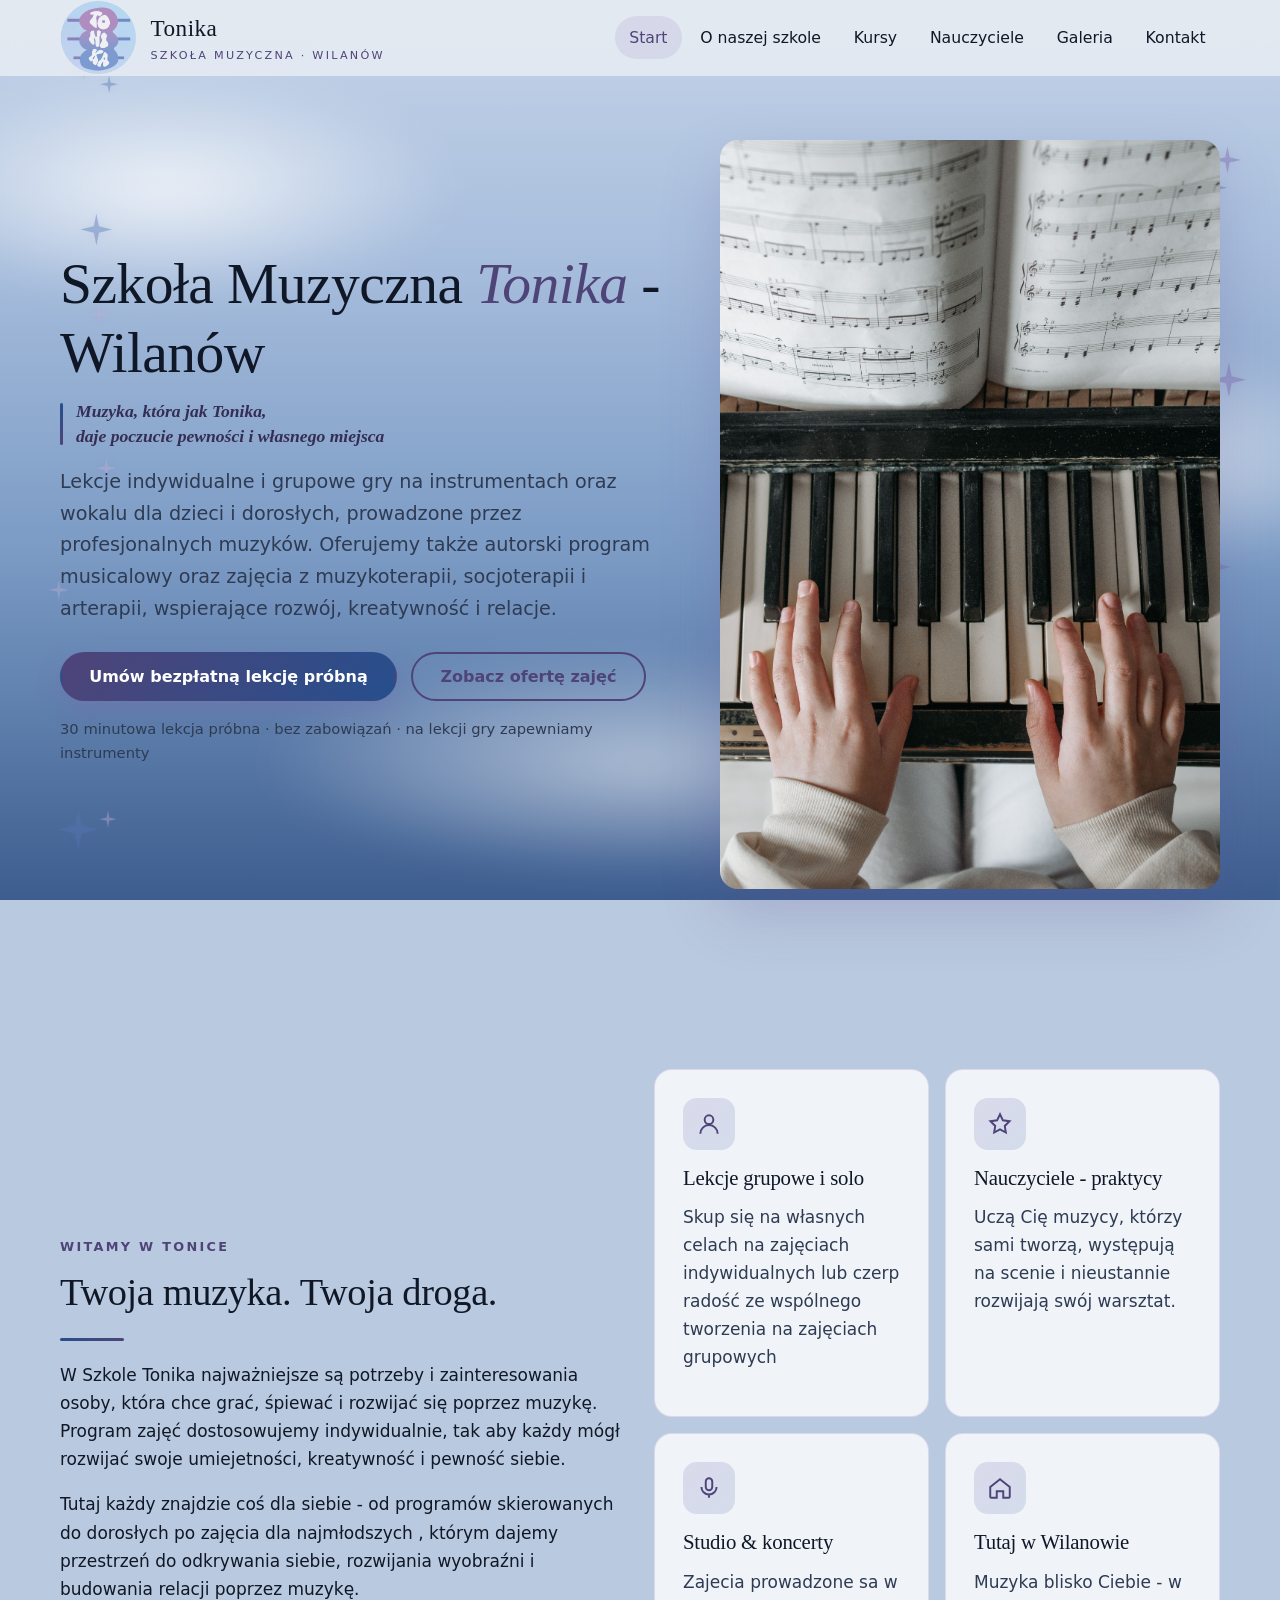
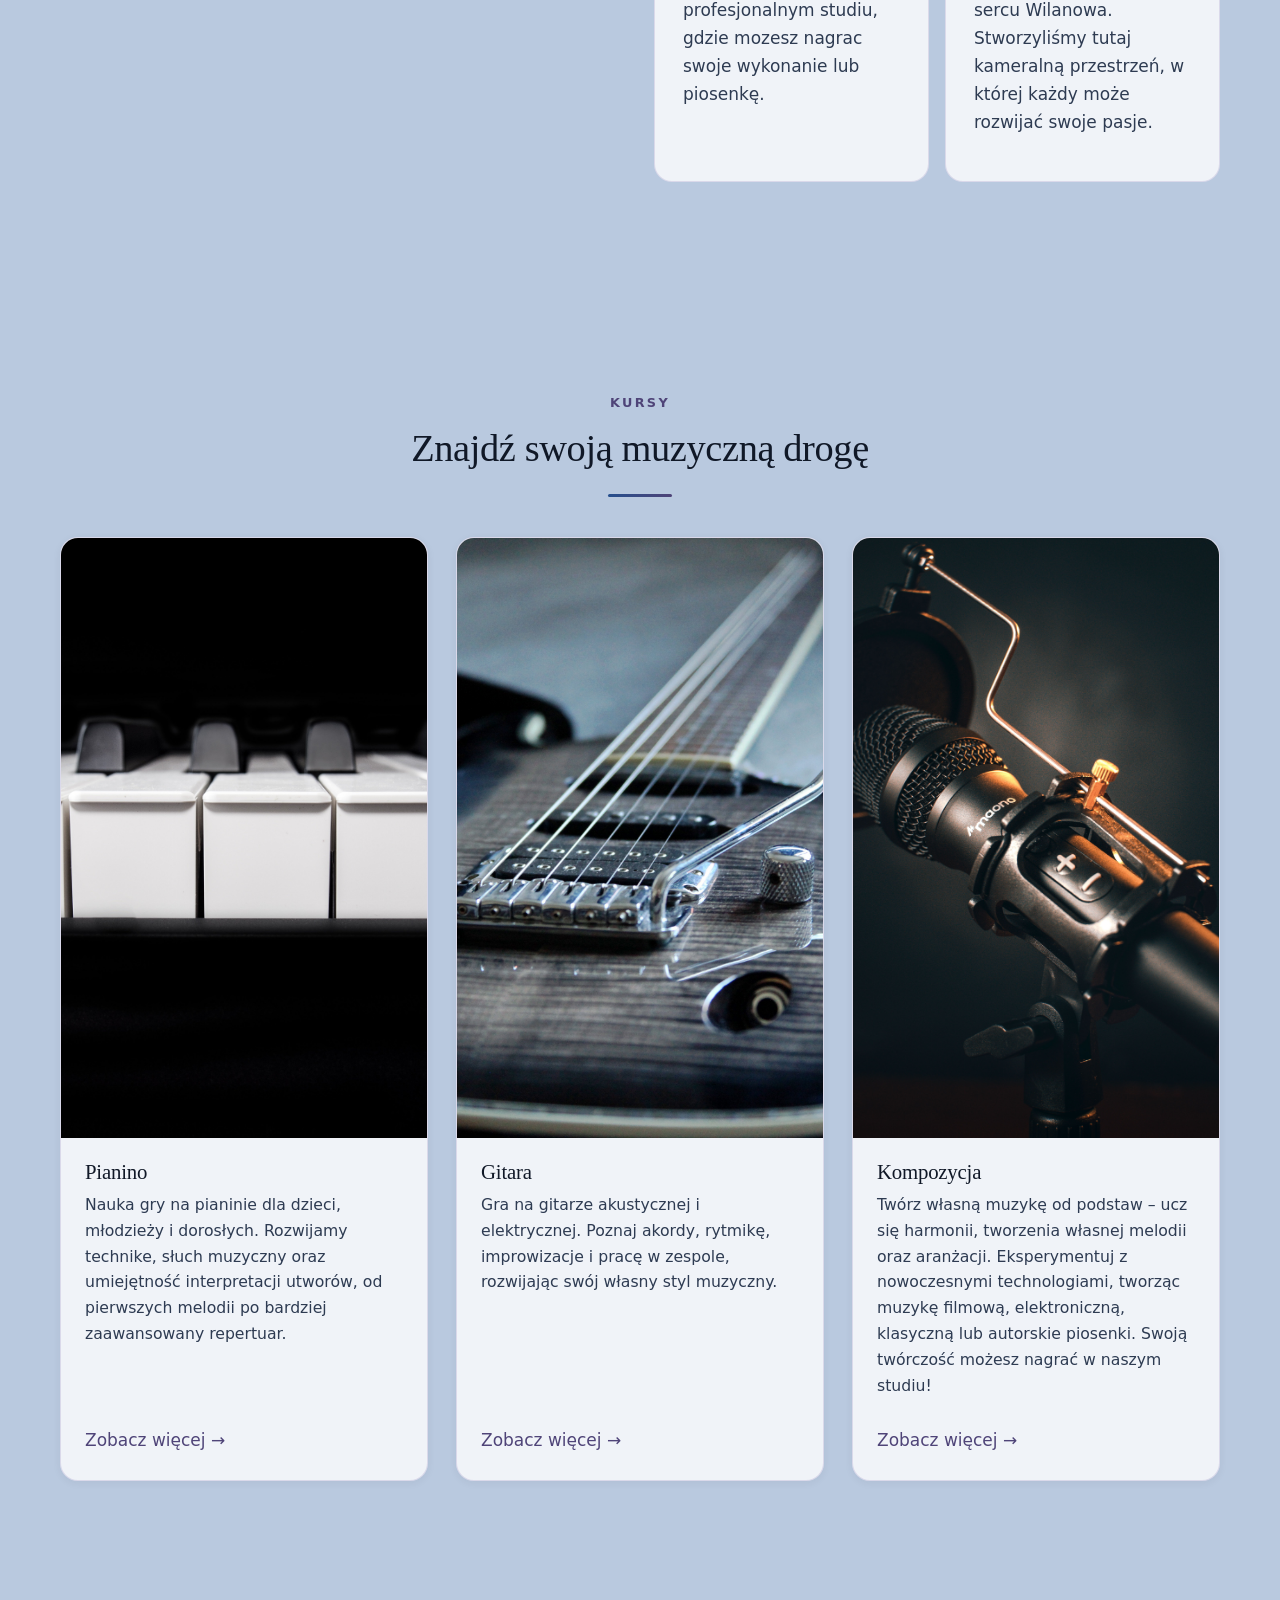
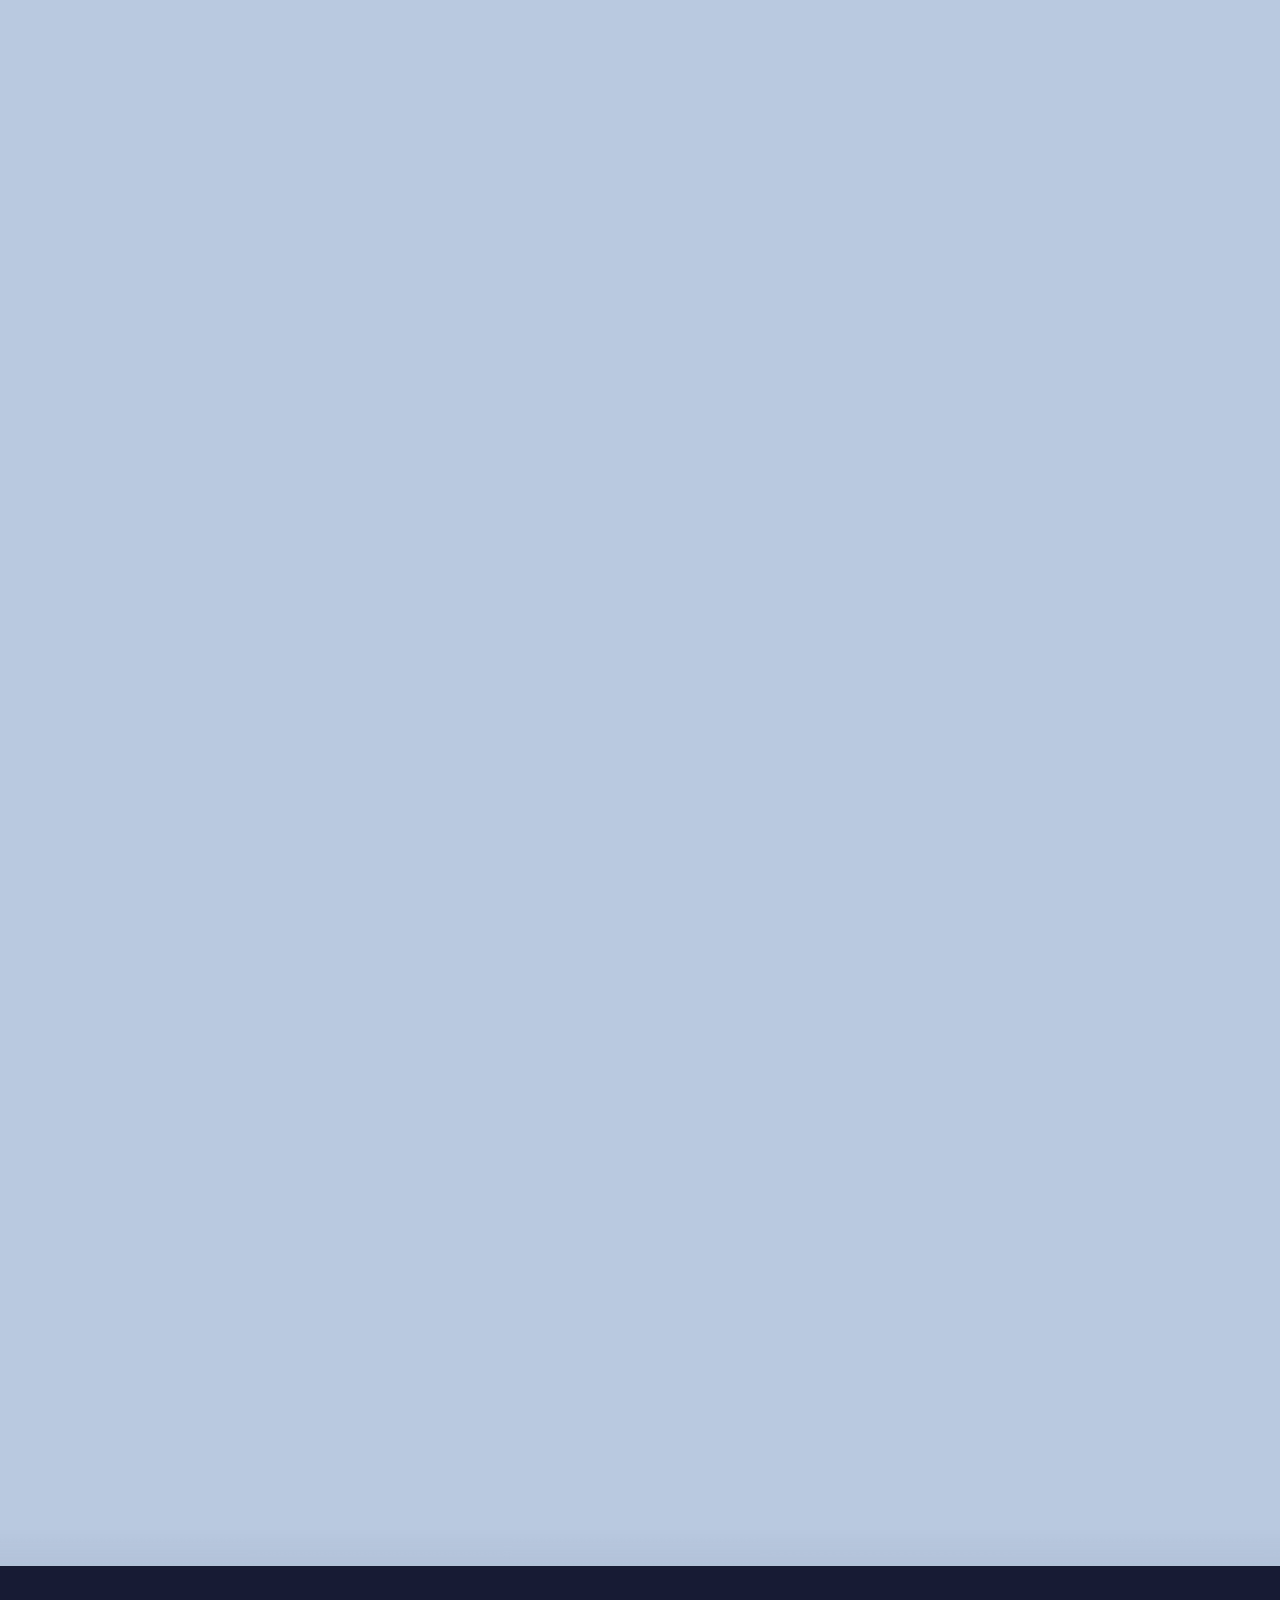
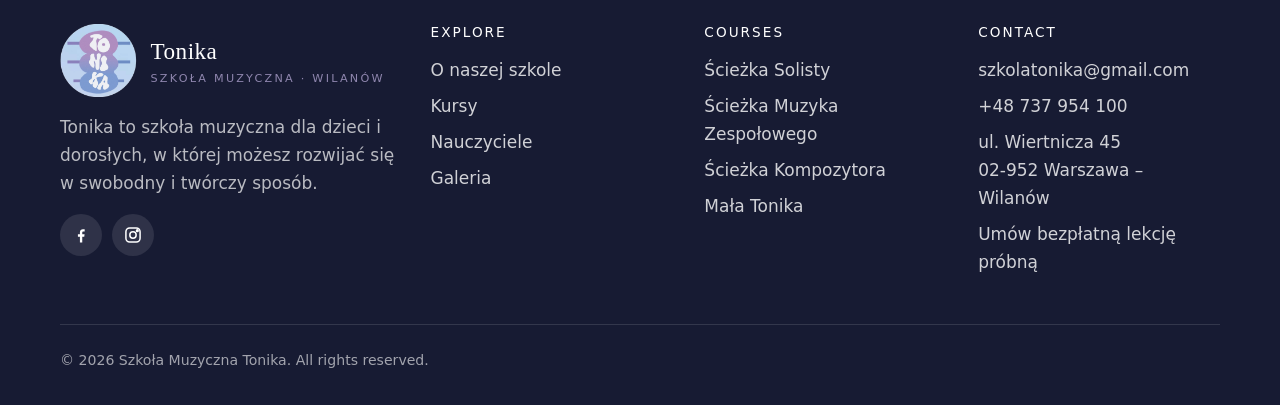
<file: index.html>
<!DOCTYPE html>
<html lang="pl">

<head>
  <meta charset="UTF-8">
  <meta name="viewport" content="width=device-width, initial-scale=1">
  <!-- SEO: edit title & description per page -->
  <title>Szkoła Muzyczna Tonika -  Wilanów - Warszawa | Lekcje Pianina, Gitary i Wokalu</title>
  <meta name="description"
    content="Szkoła Muzyczna Tonika - Wilanów - Warszawa. Lekcje pianina, gitary, perkusji, wokalu i kompozycji dla dzieci i dorosłych. Bezpłatna lekcja próbna.">
  <meta name="theme-color" content="#7967AC">
  <meta property="og:title" content="Szkoła Muzyczna Tonika – Wilanów - Warszawa">
  <meta property="og:description"
    content="Szkoła muzyczna Tonika to nowoczesna szkoła muzyki w Wilanowie, Warszawa. Lekcje pianina, gitary, wokalu, perkusji i kompozycji dla dzieci i dorosłych. Zapisy na bezpłatne lekcje próbne.">
  <meta property="og:type" content="website">
  <meta property="og:image" content="https://szkolatonika.pl/images/logo.png">
  <link rel="icon" type="image/png" href="/images/logo.png">
  <link rel="canonical" href="https://szkolatonika.pl/">
  <link rel="stylesheet" href="css/style.css">
  <meta name="robots" content="index, follow">

  <script type="application/ld+json">
{
  "@context": "https://schema.org",
  "@type": "MusicSchool",
  "name": "Szkoła Muzyczna Tonika",
  "image": "https://szkolatonika.pl/images/logo.png",
  "telephone": "+48737954100",
  "email": "szkolatonika@gmail.com",
  "address": {
    "@type": "PostalAddress",
    "streetAddress": "Wiertnicza 45",
    "addressLocality": "Warszawa",
    "postalCode": "02-797",
    "addressCountry": "PL"
  },
  "url": "https://szkolatonika.pl"
}
</script>

</head>

<body>
  <a class="skip-link" href="#main">Skip to main content</a>

  <!-- ================= BACKGROUND: stars & clouds (purely decorative) ================= -->
  <div class="sky" aria-hidden="true">
    <div class="cloud cloud--1"></div>
    <div class="cloud cloud--2"></div>
    <div class="cloud cloud--3"></div>
    <span class="star"></span><span class="star"></span><span class="star"></span>
    <span class="star"></span><span class="star"></span><span class="star"></span><span class="star"></span>
  </div>

  <!-- ================= HEADER / STICKY NAVIGATION ================= -->
  <header class="site-header">
    <nav class="nav container" aria-label="Main navigation">

      <a class="brand" href="index.html">
        <img src="images/logo.png" alt="Logo szkoły muzycznej Tonika" width="64" height="64">
        <span class="brand__name">Tonika <small>Szkoła muzyczna · Wilanów</small></span>
      </a>
      <button class="nav-toggle" aria-expanded="false" aria-controls="nav-list" aria-label="Open menu">
        <span></span><span></span><span></span>
      </button>
      <ul class="nav__list" id="nav-list">
        <li><a class="nav__link" href="index.html">Start</a></li>
        <li><a class="nav__link" href="about.html">O naszej szkole</a></li>
        <li><a class="nav__link" href="courses.html">Kursy</a></li>
        <li><a class="nav__link" href="teachers.html">Nauczyciele</a></li>
        <li><a class="nav__link" href="gallery.html">Galeria </a></li>
        <li><a class="nav__link" href="contact.html">Kontakt</a></li>
      </ul>
    </nav>
  </header>

  <main id="main">

    <!-- ===== HERO ===== -->
    <section class="hero">
      <div class="container hero__inner">
        <div data-reveal>
          <h1>Szkoła Muzyczna <span class="accent">Tonika</span> - Wilanów</h1>
          <p class="hero__motto">Muzyka, która jak Tonika,<br> daje poczucie pewności i własnego miejsca</p>
          <p class="lead">Lekcje indywidualne i grupowe gry na instrumentach oraz wokalu dla dzieci i
            dorosłych, prowadzone przez profesjonalnych muzyków.
            Oferujemy także autorski program musicalowy oraz zajęcia z muzykoterapii,
            socjoterapii i arterapii, wspierające rozwój, kreatywność i relacje.</p>
          <div class="hero__actions">
            <a class="btn btn--primary" href="contact.html#trial">Umów bezpłatną lekcję próbną</a>
            <a class="btn btn--ghost" href="courses.html">Zobacz ofertę zajęć</a>
          </div>
          <p class="hero__note">30 minutowa lekcja próbna · bez zabowiązań · na lekcji gry zapewniamy instrumenty</p>
        </div>
        <div class="hero__media" data-reveal="fade">
          <!-- IMAGE: replace images/hero.svg with a real photo (recommended 800×1000 px) -->
          <img src="images/hero.jpeg" alt="Jasna sala lekcyjna z fortepianem w Szkole Muzycznej Tonika" width="800"
            height="1000">

        </div>
      </div>
    </section>

    <!-- ===== INTRODUCTION ===== -->
    <section class="section">
      <div class="container grid grid--2" style="align-items:center">
        <div data-reveal>
          <span class="eyebrow">Witamy w Tonice</span>
          <h2>Twoja muzyka. Twoja droga.</h2>
          <div class="divider" style="margin-bottom:1.25rem"></div>
          <p>W Szkole Tonika najważniejsze są potrzeby i zainteresowania osoby, która chce grać, śpiewać i rozwijać się
            poprzez muzykę.
            Program zajęć dostosowujemy indywidualnie, tak aby każdy mógł rozwijać swoje umiejetności, kreatywność i
            pewność siebie.</p>
          <p>Tutaj każdy znajdzie coś dla siebie - od programów skierowanych do dorosłych po zajęcia dla najmłodszych ,
            którym dajemy przestrzeń do odkrywania siebie, rozwijania wyobraźni i budowania relacji poprzez muzykę.</p>
        </div>
        <div class="grid grid--2" style="gap:1rem">
          <div class="feature" data-reveal>
            <div class="feature__icon"><svg viewBox="0 0 24 24" fill="none" stroke="currentColor" stroke-width="1.8"
                aria-hidden="true">
                <circle cx="12" cy="8" r="4" />
                <path d="M4 21a8 8 0 0 1 16 0" />
              </svg></div>
            <h3>Lekcje grupowe i solo</h3>
            <p class="muted">Skup się na własnych celach na zajęciach indywidualnych lub czerp radość ze wspólnego
              tworzenia na zajęciach grupowych</p>
          </div>
          <div class="feature" data-reveal>
            <div class="feature__icon"><svg viewBox="0 0 24 24" fill="none" stroke="currentColor" stroke-width="1.8"
                aria-hidden="true">
                <path d="m12 3 2.7 5.6 6.1.9-4.4 4.3 1 6.1L12 17l-5.4 2.9 1-6.1L3.2 9.5l6.1-.9z" />
              </svg></div>
            <h3>Nauczyciele - praktycy</h3>
            <p class="muted">Uczą Cię muzycy, którzy sami tworzą, występują na scenie i nieustannie rozwijają swój
              warsztat.</p>
          </div>
          <div class="feature" data-reveal>
            <div class="feature__icon"><svg viewBox="0 0 24 24" fill="none" stroke="currentColor" stroke-width="1.8"
                aria-hidden="true">
                <rect x="9" y="3" width="6" height="11" rx="3" />
                <path d="M5 11a7 7 0 0 0 14 0M12 18v3" />
              </svg></div>
            <h3>Studio & koncerty</h3>
            <p class="muted">Zajecia prowadzone sa w profesjonalnym studiu, gdzie mozesz nagrac swoje wykonanie lub
              piosenkę.</p>
          </div>
          <div class="feature" data-reveal>
            <div class="feature__icon"><svg viewBox="0 0 24 24" fill="none" stroke="currentColor" stroke-width="1.8"
                aria-hidden="true">
                <path d="m3 11 9-7 9 7v9a1 1 0 0 1-1 1h-5v-6h-6v6H4a1 1 0 0 1-1-1z" />
              </svg></div>
            <h3>Tutaj w Wilanowie</h3>
            <p class="muted">Muzyka blisko Ciebie - w sercu Wilanowa. Stworzyliśmy tutaj kameralną przestrzeń, w której
              każdy może rozwijać swoje pasje.</p>
          </div>
        </div>
      </div>
    </section>

    <!-- ===== FEATURED COURSES ===== -->
    <section class="section" id="courses">
      <div class="container">
        <div class="section-head center" data-reveal>
          <span class="eyebrow">Kursy</span>
          <h2>Znajdź swoją muzyczną drogę</h2>
          <div class="divider"></div>
        </div>
        <div class="grid grid--3">
          <article class="card" data-reveal>
            <div class="card__media"><img src="images/Zdjecie2.jpeg"
                alt="Lekcja gry na pianinie w Szkole Muzycznej Tonika" loading="lazy" width="900" height="600"></div>
            <div class="card__body">
              <h3>Pianino</h3>
              <p>Nauka gry na pianinie dla dzieci, młodzieży i dorosłych. Rozwijamy technike, słuch muzyczny oraz
                umiejętność interpretacji utworów, od pierwszych melodii po bardziej zaawansowany repertuar.</p>
              <div class="card__footer"><a href="courses.html#solo">Zobacz więcej →</a></div>
            </div>
          </article>
          <article class="card" data-reveal>
            <div class="card__media"><img src="images/Zdjecie3.jpeg"
                alt="Lekcja gry na gitarze w Szkole Muzycznej Tonika" loading="lazy" width="900" height="600"></div>
            <div class="card__body">
              <h3>Gitara</h3>
              <p>Gra na gitarze akustycznej i elektrycznej. Poznaj akordy, rytmikę, improwizacje i pracę w zespole,
                rozwijając swój własny styl muzyczny.</p>
              <div class="card__footer"><a href="courses.html#band">Zobacz więcej →</a></div>
            </div>
          </article>
          <article class="card" data-reveal>
            <div class="card__media"><img src="images/Zdjecie4.jpeg" alt="Lekcja śpiewu w Szkole Muzycznej Tonika"
                loading="lazy" width="900" height="600"></div>
            <div class="card__body">
              <h3>Kompozycja</h3>
              <p>Twórz własną muzykę od podstaw – ucz się harmonii, tworzenia własnej melodii oraz aranżacji.
                Eksperymentuj z nowoczesnymi technologiami, tworząc muzykę filmową, elektroniczną, klasyczną lub
                autorskie piosenki. Swoją twórczość możesz nagrać w naszym studiu!</p>
              <div class="card__footer"><a href="courses.html#solo">Zobacz więcej →</a></div>
            </div>
          </article>
        </div>
        <p class="center" style="margin-top:2rem" data-reveal><a class="btn btn--ghost" href="courses.html">Zobacz
            wszystkie nasze kursy</a></p>
      </div>
    </section>



    <!-- ===== FAQ ===== -->
    <section class="section" id="faq">
      <div class="container">
        <div class="section-head center" data-reveal>
          <span class="eyebrow">FAQ</span>
          <h2>Często zadawane pytania</h2>
          <div class="divider"></div>
        </div>
        <div class="faq" data-reveal="fade">
          <details>
            <summary>Czy warto rozpocząc naukę gry na instrumencie jako dorosły?</summary>
            <div class="faq__body">
              <p>Oczywiście! Na naukę muzyki nigdy nie jest za późno. Program zajęć dopasowujemy do wieku, potrzeb,
                możliwości i zainteresowań ucznia. Nie musisz mieć wcześniejszego doświadczenia - możesz zacząć zupełnie
                od podstaw.</p>
            </div>
          </details>
          <details>
            <summary>Czy trzeba mieć własny instrument, aby rozpocząć naukę?</summary>
            <div class="faq__body">
              <p>Nie! Na początkowym etapie nauki uczeń może korzystać z instrumentu dostępnego w naszym studiu. Jeżeli
                obawiasz się, że Twoje dziecko może z czasem zmienić swoje zainteresowania, nie musisz kupować od razu
                instrumentu.</p>
            </div>
          </details>
          <details>
            <summary>Czy w Tonice można przygotować się do skzoły muzycznej lub egzaminu?</summary>
            <div class="faq__body">
              <p>Tak. Możemy dostosowac program do konkretnego celu - również do egzaminów, przesłuchań czy dalszej
                edukacji muzycznej.</p>
            </div>
          </details>
          <details>
            <summary>Gdzie odbywają się zajęcia?</summary>
            <div class="faq__body">
              <p>Wszystkie zajęcia odbywają się a naszym studiu w Wilanowie, ul. Wiertnicza 45. Istnieje równiez
                możliwość dojechania do ucznia lub zajęć zdalnych</p>
            </div>
          </details>
          <details>
            <summary>Czy trzeba miec talent, aby nauczyć się grać?</summary>
            <div class="faq__body">
              <p>Nie. Muzykalność można rozwijać poprzez regularny kontakt z muzyką, ćwiczenia i praktykę. Ważniejsza od
                "wrodzonego talentu" jest ciekawość i zaangażowanie i chęć odkrywania własnych możliwości.</p>
            </div>
          </details>
        </div>
      </div>
    </section>

    <!-- ===== CONTACT PREVIEW ===== -->
    <section class="section" id="contact">
      <div class="container contact-preview">
        <div data-reveal>
          <span class="eyebrow">Odwiedź nas</span>
          <h2>Przyjdź i usłysz nas!</h2>
          <div class="divider" style="margin-bottom:1.25rem"></div>
          <ul class="contact-list">
            <li><svg viewBox="0 0 24 24" fill="none" stroke="currentColor" stroke-width="1.8" aria-hidden="true">
                <path d="M12 21s7-6.2 7-11.5A7 7 0 0 0 5 9.5C5 14.8 12 21 12 21z" />
                <circle cx="12" cy="9.5" r="2.5" />
              </svg>
              <div><strong>Adres</strong>ul. Wiertnicza 45, 02-797 Warszawa – Wilanów</div>
            </li>
            <li><svg viewBox="0 0 24 24" fill="none" stroke="currentColor" stroke-width="1.8" aria-hidden="true">
                <path d="M5 4h4l2 5-2.5 1.5a11 11 0 0 0 5 5L15 13l5 2v4a2 2 0 0 1-2 2A16 16 0 0 1 3 6a2 2 0 0 1 2-2z" />
              </svg>
              <div><strong>Telefon</strong><a href="tel:+48737954100">+48 737 954 100</a></div>
            </li>
            <li><svg viewBox="0 0 24 24" fill="none" stroke="currentColor" stroke-width="1.8" aria-hidden="true">
                <rect x="3" y="5" width="18" height="14" rx="2" />
                <path d="m3 7 9 6 9-6" />
              </svg>
              <div><strong>Email</strong><a href="mailto:szkolatonika@gmail.com">szkolatonika@gmail.com</a></div>
            </li>
            <!--<li><svg viewBox="0 0 24 24" fill="none" stroke="currentColor" stroke-width="1.8" aria-hidden="true"><circle cx="12" cy="12" r="9"/><path d="M12 7v5l3 2"/></svg><div><strong>Opening hours</strong>Mon–Fri 12:00–21:00 · Sat 9:00–15:00</div></li>-->
          </ul>
          <a class="btn btn--primary" href="contact.html#trial">Umów bezpłatną lekcję próbną</a>
        </div>
        <div class="map" data-reveal="fade">
          <!-- GOOGLE MAPS: replace the `q=` value with your exact address -->
          <iframe title="Map showing Tonika Music School in Wilanów, Warsaw" loading="lazy"
            referrerpolicy="no-referrer-when-downgrade"
            src="https://www.google.com/maps?q=Wiertnicza+45,+Warszawa&z=17&output=embed"></iframe>
        </div>
      </div>
    </section>

  </main>

  <!-- ================= FOOTER ================= -->
  <footer class="site-footer">
    <div class="container">
      <div class="footer-grid">
        <div>
          <a class="brand" href="index.html">
            <img src="images/logo.png" alt="Logo szkoły muzycznej Tonika" width="64" height="64">
            <span class="brand__name">Tonika <small>Szkoła Muzyczna · Wilanów</small></span>
          </a>
          <p class="muted" style="color:rgba(255,255,255,.7)">Tonika to szkoła muzyczna dla dzieci i dorosłych, w której
            możesz rozwijać się w swobodny i twórczy sposób.</p>
          <ul class="social" aria-label="Social media">
            <li><a href="https://www.facebook.com/profile.php?id=61594372852884&locale=pl_PL/" aria-label="Facebook" rel="noopener" target="_blank"><svg
                  viewBox="0 0 24 24" fill="currentColor" aria-hidden="true">
                  <path
                    d="M13.5 21v-7h2.4l.4-3h-2.8V9.2c0-.9.3-1.5 1.5-1.5h1.4V5.1c-.3 0-1.1-.1-2.1-.1-2.1 0-3.6 1.3-3.6 3.7V11H8.3v3h2.4v7h2.8z" />
                </svg></a></li>
            <li><a href="https://www.instagram.com/szkola_muzyczna_tonika/" aria-label="Instagram" rel="noopener" target="_blank"><svg
                  viewBox="0 0 24 24" fill="none" stroke="currentColor" stroke-width="1.8" aria-hidden="true">
                  <rect x="3.5" y="3.5" width="17" height="17" rx="4.5" />
                  <circle cx="12" cy="12" r="3.8" />
                  <circle cx="17.2" cy="6.8" r="1" fill="currentColor" />
                </svg></a></li>
                <!--
            <li><a href="https://youtube.com/" aria-label="YouTube" rel="noopener" target="_blank"><svg
                  viewBox="0 0 24 24" fill="none" stroke="currentColor" stroke-width="1.8" aria-hidden="true">
                  <rect x="2.5" y="5.5" width="19" height="13" rx="4" />
                  <path d="m10 9 5 3-5 3z" fill="currentColor" />
                </svg></a></li>
            <li><a href="https://tiktok.com/" aria-label="TikTok" rel="noopener" target="_blank"><svg
                  viewBox="0 0 24 24" fill="currentColor" aria-hidden="true">
                  <path
                    d="M16.5 3c.3 2.2 1.6 3.6 3.8 3.8v3.1c-1.4 0-2.7-.4-3.8-1.2v6.1a5.6 5.6 0 1 1-4.8-5.5v3.2a2.5 2.5 0 1 0 1.7 2.3V3h3.1z" />
                </svg></a></li> -->
          </ul>
        </div>
        <div>
          <h4>Explore</h4>
          <ul>
            <li><a href="about.html">O naszej szkole</a></li>
            <li><a href="courses.html">Kursy</a></li>
            <li><a href="teachers.html">Nauczyciele</a></li>
            <li><a href="gallery.html">Galeria</a></li>
          </ul>
        </div>
        <div>
          <h4>Courses</h4>
          <ul>
            <li><a href="courses.html#solo">Ścieżka Solisty</a></li>
            <li><a href="courses.html#band">Ścieżka Muzyka Zespołowego</a></li>
            <li><a href="courses.html#composer">Ścieżka Kompozytora</a></li>
            <li><a href="courses.html#kids">Mała Tonika</a></li>
          </ul>
        </div>
        <div>
          <h4>Contact</h4>
          <ul>
            <!-- CONTACT DETAILS: also update contact.html and index.html -->
            <li><a href="mailto:hello@tonika-music.pl">szkolatonika@gmail.com</a></li>
            <li><a href="tel:+48737954100">+48 737 954 100</a></li>
            <li>ul. Wiertnicza 45<br>02-952 Warszawa – Wilanów</li>
            <li><a href="contact.html#trial">Umów bezpłatną lekcję próbną</a></li>
          </ul>
        </div>
      </div>
      <div class="footer-bottom">
        <span>© <span data-year>2026</span> Szkoła Muzyczna Tonika. All rights reserved.</span>
      </div>
    </div>
  </footer>

  <script src="js/main.js" defer></script>
</body>

</html>
</file>
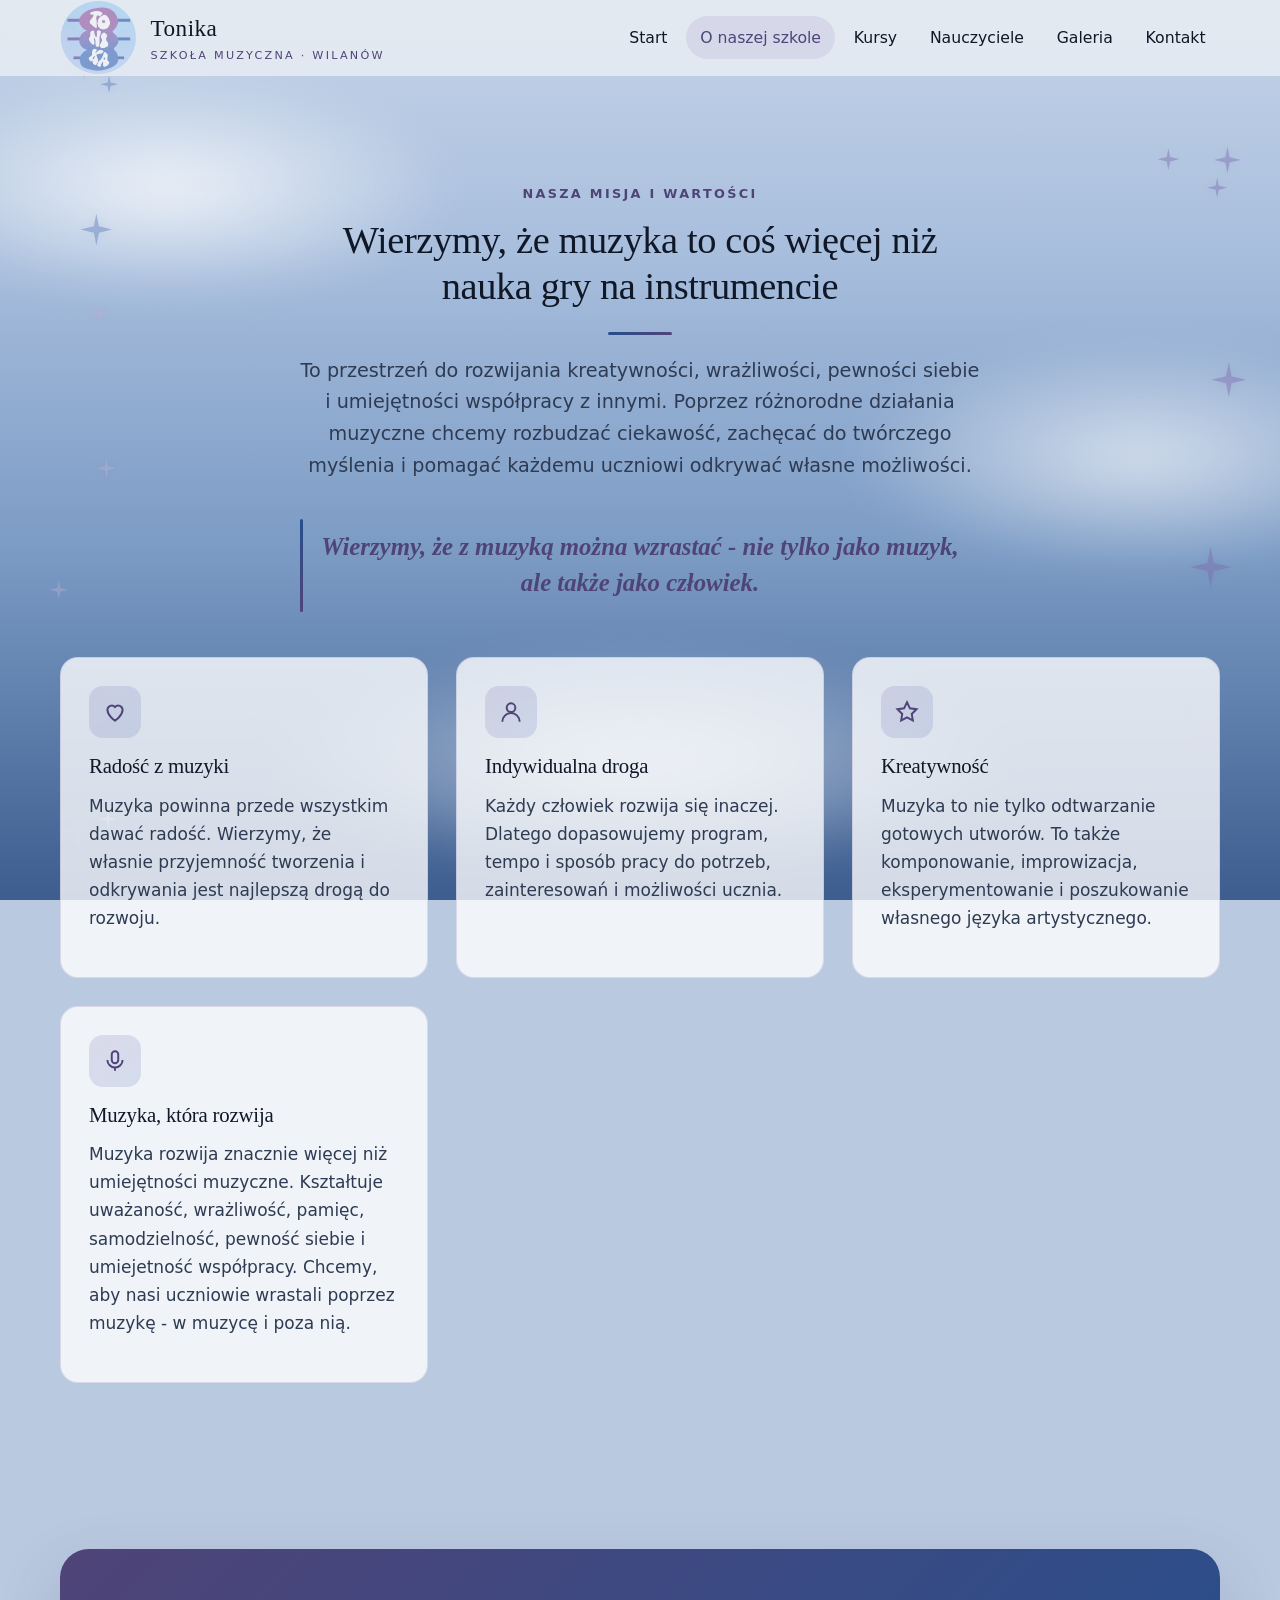
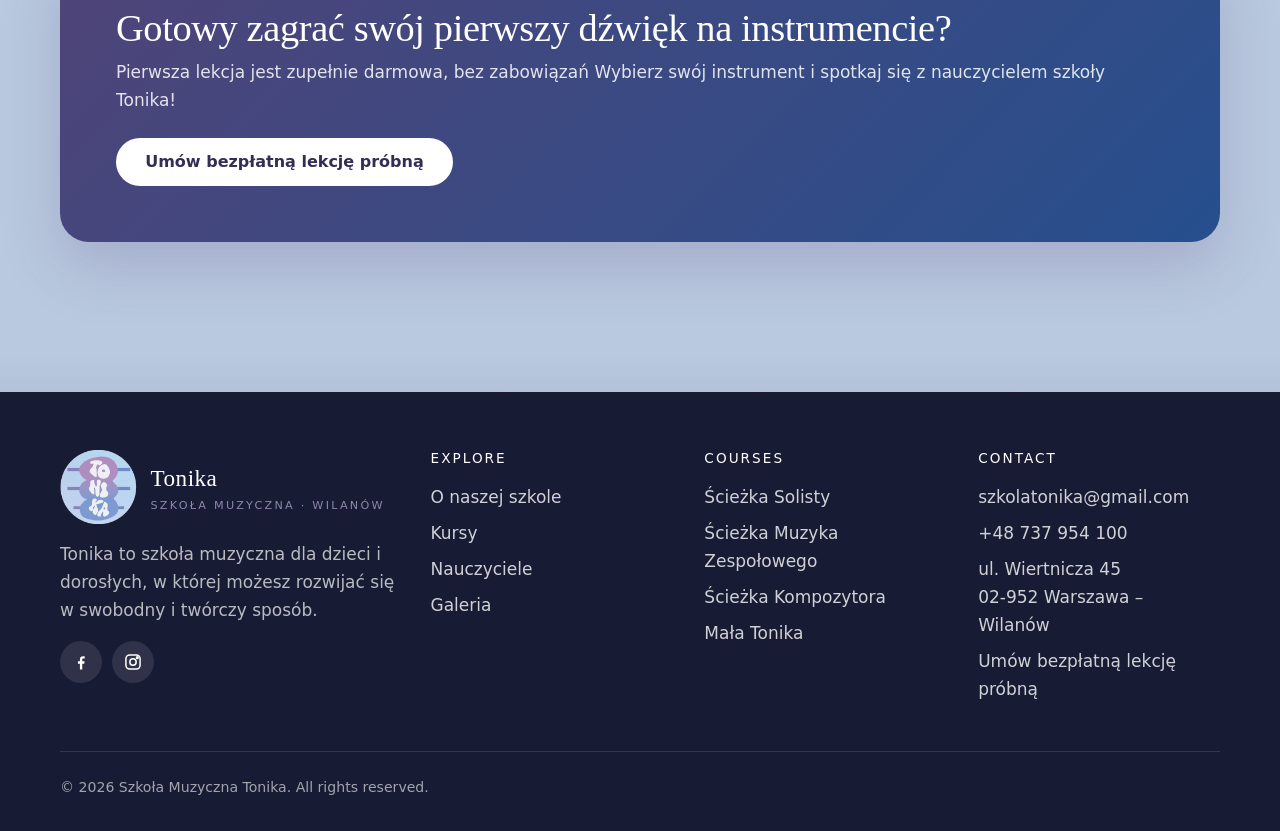
<file: about.html>
<!DOCTYPE html>
<html lang="pl">
<head>
  <meta charset="UTF-8">
  <meta name="viewport" content="width=device-width, initial-scale=1">
  <!-- SEO: edit title & description per page -->
  <title>O naszej szkole | Szkoła Muzyczna Tonika – Wilanów - Warszawa</title>
  <meta name="description" content="Poznaj historię, misję i wartości Szkoły Muzycznej Tonika w Wilanowie. Sprawdź, co wyróżnia nasze zajęcia muzyczne dla dzieci i dorosłych.">
  <meta name="theme-color" content="#7967AC">
  <meta property="og:title" content="O naszej szkole | Szkoła Muzyczna Tonika – Wilanów - Warszawa">
  <meta property="og:description" content="Poznaj historię, misję i wartości Szkoły Muzycznej Tonika w Wilanowie. Sprawdź, co wyróżnia nasze zajęcia muzyczne dla dzieci i dorosłych.">
  <meta property="og:type" content="website">
  <meta property="og:image" content="https://szkolatonika.pl/images/logo.png">
  <meta name="robots" content="index, follow">
  <link rel="icon" type="image/png" href="images/logo.png">
  <link rel="canonical" href="https://szkolatonika.pl/about.html">
  <link rel="stylesheet" href="css/style.css">
  <script type="application/ld+json">
{
  "@context": "https://schema.org",
  "@type": "MusicSchool",
  "name": "Szkoła Muzyczna Tonika",
  "image": "https://szkolatonika.pl/images/logo.png",
  "telephone": "+48737954100",
  "email": "szkolatonika@gmail.com",
  "address": {
    "@type": "PostalAddress",
    "streetAddress": "Wiertnicza 45",
    "addressLocality": "Warszawa",
    "postalCode": "02-797",
    "addressCountry": "PL"
  },
  "url": "https://szkolatonika.pl"
}
  </script>
</head>
<body>
  <a class="skip-link" href="#main">Skip to main content</a>

  <!-- ================= BACKGROUND: stars & clouds (purely decorative) ================= -->
  <div class="sky" aria-hidden="true">
    <div class="cloud cloud--1"></div>
    <div class="cloud cloud--2"></div>
    <div class="cloud cloud--3"></div>
    <span class="star"></span><span class="star"></span><span class="star"></span>
    <span class="star"></span><span class="star"></span><span class="star"></span><span class="star"></span>
  </div>

  <!-- ================= HEADER / STICKY NAVIGATION ================= -->
  <header class="site-header">
    <nav class="nav container" aria-label="Main navigation">
      <a class="brand" href="index.html">
        <img src="images/logo.png" alt="Logo szkoły muzycznej Tonika" width="64" height="64">
        <span class="brand__name">Tonika <small>Szkoła muzyczna · Wilanów</small></span>
      </a>
      <button class="nav-toggle" aria-expanded="false" aria-controls="nav-list" aria-label="Open menu">
        <span></span><span></span><span></span>
      </button>
      <ul class="nav__list" id="nav-list">
        <li><a class="nav__link" href="index.html">Start</a></li>
        <li><a class="nav__link" href="about.html">O naszej szkole</a></li>
        <li><a class="nav__link" href="courses.html">Kursy</a></li>
        <li><a class="nav__link" href="teachers.html">Nauczyciele</a></li>
        <li><a class="nav__link" href="gallery.html">Galeria </a></li>
        <li><a class="nav__link" href="contact.html">Kontakt</a></li>
      </ul>
    </nav>
  </header>

  <main id="main">
   
    <!-- ===== PAGE HERO ===== -->
      <!--
    <section class="page-hero">
      <div class="container" data-reveal>
        <span class="eyebrow">About Us</span>
        <h1>The note everything returns to</h1>
        <p class="lead" style="max-width:720px">Tonika is a new music school in Wilanów founded by musicians who believe lessons should feel like making music – from day one.</p>
      </div>
    </section>
  -->
    <!-- ===== STORY ===== -->
     <!-- 
    <section class="section">
      <div class="container grid grid--2" style="align-items:center">
        <div data-reveal="fade"> -->
          <!-- IMAGE: replace images/about.svg with a photo of the school (900×700 px) -->
          <!-- 
          <img src="images/about.svg" alt="Budynek Szkoły Muzycznej Tonika w Wilanowie" style="border-radius:var(--radius);box-shadow:var(--shadow-md)" width="900" height="700">
        </div>
        <div data-reveal>
          <span class="eyebrow">Our story</span>
          <h2>From a rehearsal room to a school</h2>
          <div class="divider" style="margin-bottom:1.25rem"></div>
          <p>Tonika grew out of a small rehearsal space shared by a handful of Warsaw musicians. Friends asked for lessons, then their children did, and the room quickly became too small.</p>
          <p>In 2026 we opened our doors in Wilanów with acoustically treated classrooms, a recording studio and a team of teachers who still perform regularly. The name refers to the tonic – the home note of every key – because whatever style you play, we want you to feel at home in music.</p>
          <p><em>[Replace this paragraph with the founders' personal story.]</em></p>
        </div>
      </div>
    </section> 
  -->
    <!-- ===== MISSION & VALUES ===== -->
    <section class="section" id="mission">
      <div class="container">
        <div class="section-head center" data-reveal>
          <span class="eyebrow">Nasza misja i wartości</span>
          <h2>Wierzymy, że muzyka to coś więcej niż nauka gry na instrumencie<cite></cite></h2>
          <div class="divider"></div>
          <p class="lead" style="margin-top:1.25rem">To przestrzeń do rozwijania kreatywności, wrażliwości, pewności siebie i umiejętności współpracy z innymi.
            Poprzez różnorodne działania muzyczne chcemy rozbudzać ciekawość, zachęcać do twórczego myślenia i pomagać każdemu uczniowi odkrywać własne możliwości.
          </p>
          <p class="mission-quote"><strong>Wierzymy, że z muzyką można wzrastać - nie tylko jako muzyk, ale także jako człowiek.</strong></p>
        </div>
        <div class="grid grid--3">
          <div class="feature" data-reveal>
            <div class="feature__icon"><svg viewBox="0 0 24 24" fill="none" stroke="currentColor" stroke-width="1.8" aria-hidden="true"><path d="M12 20s-7-4.5-7-10a4 4 0 0 1 7-2.5A4 4 0 0 1 19 10c0 5.5-7 10-7 10z"/></svg></div>
            <h3>Radość z muzyki</h3>
            <p class="muted">Muzyka powinna przede wszystkim dawać radość. Wierzymy, że własnie przyjemność tworzenia i odkrywania jest najlepszą drogą do rozwoju.</p>
          </div>
          <div class="feature" data-reveal>
            <div class="feature__icon"><svg viewBox="0 0 24 24" fill="none" stroke="currentColor" stroke-width="1.8" aria-hidden="true"><circle cx="12" cy="8" r="4"/><path d="M4 21a8 8 0 0 1 16 0"/></svg></div>
            <h3>Indywidualna droga</h3>
            <p class="muted">Każdy człowiek rozwija się inaczej. Dlatego dopasowujemy program, tempo i sposób pracy do potrzeb, zainteresowań i możliwości ucznia.</p>
          </div>
          <div class="feature" data-reveal>
            <div class="feature__icon"><svg viewBox="0 0 24 24" fill="none" stroke="currentColor" stroke-width="1.8" aria-hidden="true"><path d="m12 3 2.7 5.6 6.1.9-4.4 4.3 1 6.1L12 17l-5.4 2.9 1-6.1L3.2 9.5l6.1-.9z"/></svg></div>
            <h3>Kreatywność</h3>
            <p class="muted">Muzyka to nie tylko odtwarzanie gotowych utworów. To także komponowanie, improwizacja, eksperymentowanie i poszukowanie własnego języka artystycznego.</p>
          </div>
          <div class="feature" data-reveal>
            <div class="feature__icon"><svg viewBox="0 0 24 24" fill="none" stroke="currentColor" stroke-width="1.8" aria-hidden="true"><rect x="9" y="3" width="6" height="11" rx="3"/><path d="M5 11a7 7 0 0 0 14 0M12 18v3"/></svg></div>
            <h3>Muzyka, która rozwija</h3>
            <p class="muted">Muzyka rozwija znacznie więcej niż umiejętności muzyczne. Kształtuje uważaność, wrażliwość, pamięc, samodzielność, pewność siebie i umiejetność współpracy. Chcemy, aby nasi uczniowie wrastali poprzez muzykę - w muzycę i poza nią.</p>
          </div>
          <!--
          <div class="feature" data-reveal>
            <div class="feature__icon"><svg viewBox="0 0 24 24" fill="none" stroke="currentColor" stroke-width="1.8" aria-hidden="true"><path d="M9 18V5l11-2v13"/><circle cx="6.5" cy="18" r="2.5"/><circle cx="17.5" cy="16" r="2.5"/></svg></div>
            <h3>Respect for craft</h3>
            <p class="muted">We honour classical tradition and contemporary music equally – and we never talk down to anyone, whatever their age.</p>
          </div>
          <div class="feature" data-reveal>
            <div class="feature__icon"><svg viewBox="0 0 24 24" fill="none" stroke="currentColor" stroke-width="1.8" aria-hidden="true"><path d="m3 11 9-7 9 7v9a1 1 0 0 1-1 1h-5v-6h-6v6H4a1 1 0 0 1-1-1z"/></svg></div>
            <h3>Community</h3>
            <p class="muted">A neighbourhood school for Wilanów: open days, family concerts and a place where parents and students feel welcome.</p>
          </div>
        -->
        </div>
      </div>
    </section>

    <!-- ===== WHY CHOOSE US ===== -->
    <!--
    <section class="section" id="why">
      <div class="container grid grid--2" style="align-items:start">
        <div data-reveal>
          <span class="eyebrow">Why choose us</span>
          <h2>Seven reasons families pick Tonika</h2>
          <div class="divider"></div>
        </div>
        <div data-reveal>
          <table class="table">
            <tbody>
              <tr><th scope="row">1</th><td><strong>Free trial lesson</strong> – meet the teacher before committing.</td></tr>
              <tr><th scope="row">2</th><td><strong>Individual lessons</strong> – 30, 45 or 60 minutes, one to one.</td></tr>
              <tr><th scope="row">3</th><td><strong>Four structured paths</strong> – solo, band, composer, early years.</td></tr>
              <tr><th scope="row">4</th><td><strong>Performing teachers</strong> – active musicians with teaching qualifications.</td></tr>
              <tr><th scope="row">5</th><td><strong>Professional studio</strong> – record what you learn.</td></tr>
              <tr><th scope="row">6</th><td><strong>Flexible schedule</strong> – afternoons, evenings and Saturdays, easy rescheduling.</td></tr>
              <tr><th scope="row">7</th><td><strong>Wilanów location</strong> – close to home, close to school.</td></tr>
            </tbody>
          </table>
        </div>
      </div>
    </section>
  -->
    <!-- ===== CTA BANNER ===== -->
    <section class="section--tight">
      <div class="container">
        <div class="cta-banner" data-reveal>
          <div>
            <h2>Gotowy zagrać swój pierwszy dźwięk na instrumencie?</h2>
            <p>Pierwsza lekcja jest zupełnie darmowa, bez zabowiązań Wybierz swój instrument i spotkaj się z nauczycielem szkoły Tonika!</p>
          </div>
          <a class="btn btn--light" href="contact.html#trial">Umów bezpłatną lekcję próbną</a>
        </div>
      </div>
    </section>

  </main>

  <!-- ================= FOOTER ================= -->
  <footer class="site-footer">
    <div class="container">
      <div class="footer-grid">
        <div>
          <a class="brand" href="index.html">
            <img src="images/logo.png" alt="Logo szkoły muzycznej Tonika" width="64" height="64">
            <span class="brand__name">Tonika <small>Szkoła Muzyczna · Wilanów</small></span>
          </a>
          <p class="muted" style="color:rgba(255,255,255,.7)">Tonika to szkoła muzyczna dla dzieci i dorosłych, w której możesz rozwijać się w swobodny i twórczy sposób.</p>
          <ul class="social" aria-label="Social media">
  <li><a href="https://www.facebook.com/profile.php?id=61594372852884&amp;locale=pl_PL/" aria-label="Facebook" rel="noopener" target="_blank"><svg viewBox="0 0 24 24" fill="currentColor" aria-hidden="true"><path d="M13.5 21v-7h2.4l.4-3h-2.8V9.2c0-.9.3-1.5 1.5-1.5h1.4V5.1c-.3 0-1.1-.1-2.1-.1-2.1 0-3.6 1.3-3.6 3.7V11H8.3v3h2.4v7h2.8z"/></svg></a></li>
  <li><a href="https://www.instagram.com/szkola_muzyczna_tonika/" aria-label="Instagram" rel="noopener" target="_blank"><svg viewBox="0 0 24 24" fill="none" stroke="currentColor" stroke-width="1.8" aria-hidden="true"><rect x="3.5" y="3.5" width="17" height="17" rx="4.5"/><circle cx="12" cy="12" r="3.8"/><circle cx="17.2" cy="6.8" r="1" fill="currentColor"/></svg></a></li>
  <!--<li><a href="https://youtube.com/" aria-label="YouTube" rel="noopener" target="_blank"><svg viewBox="0 0 24 24" fill="none" stroke="currentColor" stroke-width="1.8" aria-hidden="true"><rect x="2.5" y="5.5" width="19" height="13" rx="4"/><path d="m10 9 5 3-5 3z" fill="currentColor"/></svg></a></li>
  <li><a href="https://tiktok.com/" aria-label="TikTok" rel="noopener" target="_blank"><svg viewBox="0 0 24 24" fill="currentColor" aria-hidden="true"><path d="M16.5 3c.3 2.2 1.6 3.6 3.8 3.8v3.1c-1.4 0-2.7-.4-3.8-1.2v6.1a5.6 5.6 0 1 1-4.8-5.5v3.2a2.5 2.5 0 1 0 1.7 2.3V3h3.1z"/></svg></a></li>
          -->
</ul>
        </div>
        <div>
          <h4>Explore</h4>
          <ul>
            <li><a href="about.html">O naszej szkole</a></li>
            <li><a href="courses.html">Kursy</a></li>
            <li><a href="teachers.html">Nauczyciele</a></li>
            <li><a href="gallery.html">Galeria</a></li>
          </ul>
        </div>
        <div>
          <h4>Courses</h4>
          <ul>
            <li><a href="courses.html#solo">Ścieżka Solisty</a></li>
            <li><a href="courses.html#band">Ścieżka Muzyka Zespołowego</a></li>
            <li><a href="courses.html#composer">Ścieżka Kompozytora</a></li>
            <li><a href="courses.html#kids">Mała Tonika</a></li>
          </ul>
        </div>
        <div>
          <h4>Contact</h4>
          <ul>
            <li><a href="mailto:hello@tonika-music.pl">szkolatonika@gmail.com</a></li>
            <li><a href="tel:+48737954100">+48 737 954 100</a></li>
            <li>ul. Wiertnicza 45<br>02-952 Warszawa – Wilanów</li>
            <li><a href="contact.html#trial">Umów bezpłatną lekcję próbną</a></li>
          </ul>
        </div>
      </div>
      <div class="footer-bottom">
        <span>© <span data-year>2026</span> Szkoła Muzyczna Tonika. All rights reserved.</span>
        <span></span>
      </div>
    </div>
  </footer>

  <script src="js/main.js" defer></script>
</body>
</html>
</file>
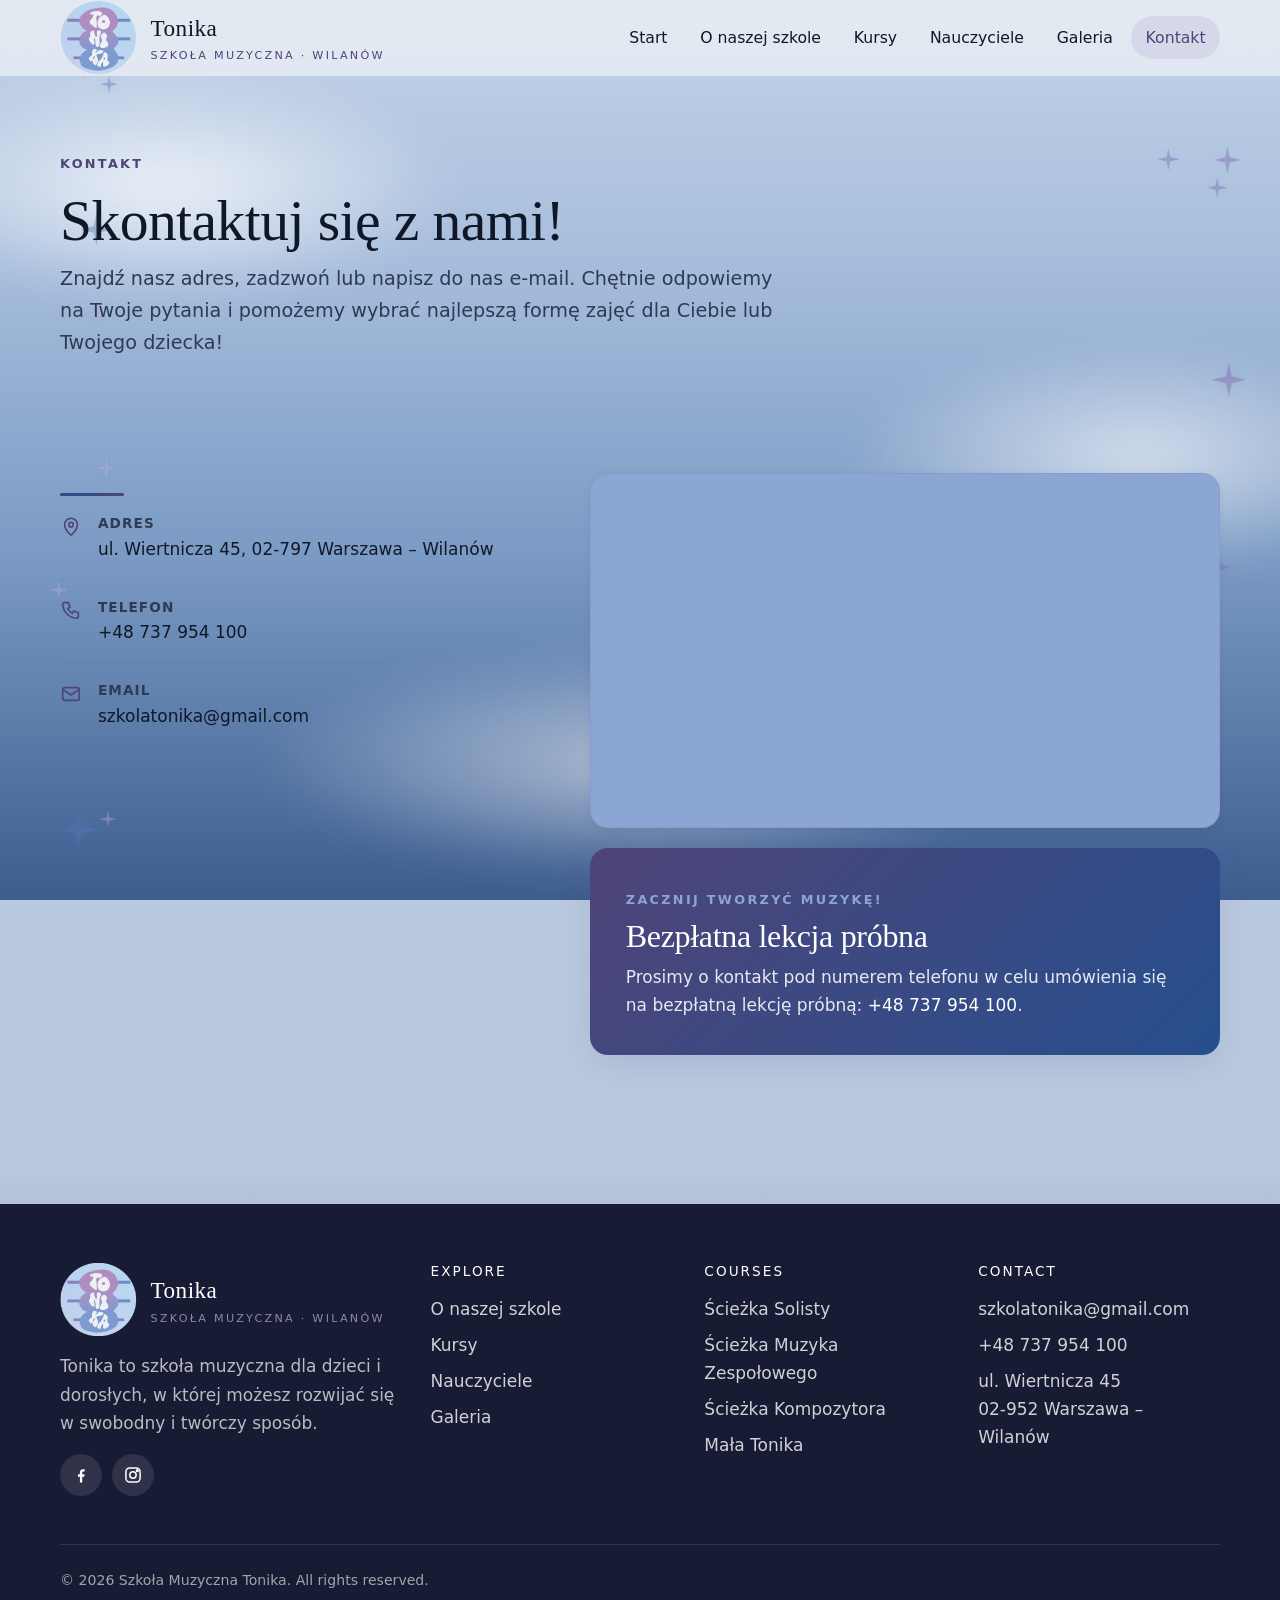
<file: contact.html>
<!DOCTYPE html>
<html lang="pl">
<head>
  <meta charset="UTF-8">
  <meta name="viewport" content="width=device-width, initial-scale=1">
  <!-- SEO: edit title & description per page -->
  <title>Kontakt | Szkoła Muzyczna Tonika – Wilanów - Warszawa</title>
  <meta name="description" content="Skontaktuj się ze Szkołą Muzyczną Tonika w Wilanowie. Sprawdź adres, numer telefonu i mapę. Bezpłatną lekcję próbną umówisz telefonicznie.">
  <meta name="theme-color" content="#7967AC">
  <meta property="og:title" content="Kontakt | Szkoła Muzyczna Tonika – Wilanów - Warszawa">
  <meta property="og:description" content="Skontaktuj się ze Szkołą Muzyczną Tonika w Wilanowie. Sprawdź adres, numer telefonu i mapę. Bezpłatną lekcję próbną umówisz telefonicznie.">
  <meta property="og:type" content="website">
  <meta property="og:image" content="https://szkolatonika.pl/images/logo.png">
  <meta name="robots" content="index, follow">
  <link rel="icon" type="image/png" href="images/logo.png">
  <link rel="canonical" href="https://szkolatonika.pl/contact.html">
  <link rel="stylesheet" href="css/style.css">
  <script type="application/ld+json">
{
  "@context": "https://schema.org",
  "@type": "MusicSchool",
  "name": "Szkoła Muzyczna Tonika",
  "image": "https://szkolatonika.pl/images/logo.png",
  "telephone": "+48737954100",
  "email": "szkolatonika@gmail.com",
  "address": {
    "@type": "PostalAddress",
    "streetAddress": "Wiertnicza 45",
    "addressLocality": "Warszawa",
    "postalCode": "02-797",
    "addressCountry": "PL"
  },
  "url": "https://szkolatonika.pl"
}
  </script>
</head>
<body>
  <a class="skip-link" href="#main">Skip to main content</a>

  <!-- ================= BACKGROUND: stars & clouds (purely decorative) ================= -->
  <div class="sky" aria-hidden="true">
    <div class="cloud cloud--1"></div>
    <div class="cloud cloud--2"></div>
    <div class="cloud cloud--3"></div>
    <span class="star"></span><span class="star"></span><span class="star"></span>
    <span class="star"></span><span class="star"></span><span class="star"></span><span class="star"></span>
  </div>

  <!-- ================= HEADER / STICKY NAVIGATION ================= -->
  <header class="site-header">
    <nav class="nav container" aria-label="Main navigation">
      <a class="brand" href="index.html">
        <img src="images/logo.png" alt="Logo szkoły muzycznej Tonika" width="64" height="64">
        <span class="brand__name">Tonika <small>Szkoła muzyczna · Wilanów</small></span>
      </a>
      <button class="nav-toggle" aria-expanded="false" aria-controls="nav-list" aria-label="Open menu">
        <span></span><span></span><span></span>
      </button>
      <ul class="nav__list" id="nav-list">
        <li><a class="nav__link" href="index.html">Start</a></li>
        <li><a class="nav__link" href="about.html">O naszej szkole</a></li>
        <li><a class="nav__link" href="courses.html">Kursy</a></li>
        <li><a class="nav__link" href="teachers.html">Nauczyciele</a></li>
        <li><a class="nav__link" href="gallery.html">Galeria </a></li>
        <li><a class="nav__link" href="contact.html">Kontakt</a></li>
      </ul>
    </nav>
  </header>

  <main id="main">

    <!-- ===== PAGE HERO ===== -->
    <section class="page-hero">
      <div class="container" data-reveal>
        <span class="eyebrow">Kontakt</span>
        <h1>Skontaktuj się z nami!</h1>
        <p class="lead" style="max-width:720px">Znajdź nasz adres, zadzwoń lub napisz do nas e-mail. Chętnie odpowiemy na Twoje pytania i pomożemy wybrać najlepszą formę zajęć dla Ciebie lub Twojego dziecka!</p>
      </div>
    </section>

    <section class="section--tight" id="trial">
      <div class="container contact-grid">
        <!-- ===== CONTACT DETAILS + MAP ===== -->
        <div class="contact-details" data-reveal>
        
          <div class="divider"></div>
          <ul class="contact-list">
            <li><svg viewBox="0 0 24 24" fill="none" stroke="currentColor" stroke-width="1.8" aria-hidden="true"><path d="M12 21s7-6.2 7-11.5A7 7 0 0 0 5 9.5C5 14.8 12 21 12 21z"/><circle cx="12" cy="9.5" r="2.5"/></svg><div><strong>Adres</strong>ul. Wiertnicza 45, 02-797 Warszawa – Wilanów</div></li>
            <li><svg viewBox="0 0 24 24" fill="none" stroke="currentColor" stroke-width="1.8" aria-hidden="true"><path d="M5 4h4l2 5-2.5 1.5a11 11 0 0 0 5 5L15 13l5 2v4a2 2 0 0 1-2 2A16 16 0 0 1 3 6a2 2 0 0 1 2-2z"/></svg><div><strong>Telefon</strong><a href="tel:+48737954100">+48 737 954 100</a></div></li>
            <li><svg viewBox="0 0 24 24" fill="none" stroke="currentColor" stroke-width="1.8" aria-hidden="true"><rect x="3" y="5" width="18" height="14" rx="2"/><path d="m3 7 9 6 9-6"/></svg><div><strong>Email</strong><a href="mailto:szkolatonika@gmail.com">szkolatonika@gmail.com</a></div></li>
           <!-- <li><svg viewBox="0 0 24 24" fill="none" stroke="currentColor" stroke-width="1.8" aria-hidden="true"><circle cx="12" cy="12" r="9"/><path d="M12 7v5l3 2"/></svg><div><strong>Opening hours</strong>Mon–Fri 12:00–21:00<br>Sat 9:00–15:00</div></li> -->
          </ul>
        </div>
        <div class="contact-booking" data-reveal="fade">
          <div class="map">
            <!-- GOOGLE MAPS: replace the `q=` value with your exact address, e.g. q=ul.+Klimczaka+1,+Warszawa -->
            <iframe title="Map showing Tonika Music School in Wilanów, Warsaw" loading="lazy" referrerpolicy="no-referrer-when-downgrade"
             src="https://www.google.com/maps?q=Wiertnicza+45,+Warszawa&z=17&output=embed"></iframe>
          </div>
          <div class="booking-card">
            <div>
              <span class="eyebrow">Zacznij tworzyć muzykę!</span>
              <h2>Bezpłatna lekcja próbna</h2>
              <p>Prosimy o kontakt pod numerem telefonu w celu umówienia się na bezpłatną lekcję próbną: <a href="tel:+48737954100">+48 737 954 100</a>.</p>
            </div>
          </div>
        </div>
      </div>
    </section>

  </main>

  <!-- ================= FOOTER ================= -->
  <footer class="site-footer">
    <div class="container">
      <div class="footer-grid">
        <div>
          <a class="brand" href="index.html">
            <img src="images/logo.png" alt="Logo szkoły muzycznej Tonika" width="64" height="64">
            <span class="brand__name">Tonika <small>Szkoła Muzyczna · Wilanów</small></span>
          </a>
          <p class="muted" style="color:rgba(255,255,255,.7)">Tonika to szkoła muzyczna dla dzieci i dorosłych, w której możesz rozwijać się w swobodny i twórczy sposób.</p>
          <ul class="social" aria-label="Social media">
  <li><a href="https://www.facebook.com/profile.php?id=61594372852884&amp;locale=pl_PL/" aria-label="Facebook" rel="noopener" target="_blank"><svg viewBox="0 0 24 24" fill="currentColor" aria-hidden="true"><path d="M13.5 21v-7h2.4l.4-3h-2.8V9.2c0-.9.3-1.5 1.5-1.5h1.4V5.1c-.3 0-1.1-.1-2.1-.1-2.1 0-3.6 1.3-3.6 3.7V11H8.3v3h2.4v7h2.8z"/></svg></a></li>
  <li><a href="https://www.instagram.com/szkola_muzyczna_tonika/" aria-label="Instagram" rel="noopener" target="_blank"><svg viewBox="0 0 24 24" fill="none" stroke="currentColor" stroke-width="1.8" aria-hidden="true"><rect x="3.5" y="3.5" width="17" height="17" rx="4.5"/><circle cx="12" cy="12" r="3.8"/><circle cx="17.2" cy="6.8" r="1" fill="currentColor"/></svg></a></li>
  <!--<li><a href="https://youtube.com/" aria-label="YouTube" rel="noopener" target="_blank"><svg viewBox="0 0 24 24" fill="none" stroke="currentColor" stroke-width="1.8" aria-hidden="true"><rect x="2.5" y="5.5" width="19" height="13" rx="4"/><path d="m10 9 5 3-5 3z" fill="currentColor"/></svg></a></li>
  <li><a href="https://tiktok.com/" aria-label="TikTok" rel="noopener" target="_blank"><svg viewBox="0 0 24 24" fill="currentColor" aria-hidden="true"><path d="M16.5 3c.3 2.2 1.6 3.6 3.8 3.8v3.1c-1.4 0-2.7-.4-3.8-1.2v6.1a5.6 5.6 0 1 1-4.8-5.5v3.2a2.5 2.5 0 1 0 1.7 2.3V3h3.1z"/></svg></a></li>
          -->
</ul>
        </div>
        <div>
          <h4>Explore</h4>
          <ul>
            <li><a href="about.html">O naszej szkole</a></li>
            <li><a href="courses.html">Kursy</a></li>
            <li><a href="teachers.html">Nauczyciele</a></li>
            <li><a href="gallery.html">Galeria</a></li>
          </ul>
        </div>
        <div>
          <h4>Courses</h4>
          <ul>
            <li><a href="courses.html#solo">Ścieżka Solisty</a></li>
            <li><a href="courses.html#band">Ścieżka Muzyka Zespołowego</a></li>
            <li><a href="courses.html#composer">Ścieżka Kompozytora</a></li>
            <li><a href="courses.html#kids">Mała Tonika</a></li>
          </ul>
        </div>
        <div>
          <h4>Contact</h4>
          <ul>
            <li><a href="mailto:hello@tonika-music.pl">szkolatonika@gmail.com</a></li>
            <li><a href="tel:+48737954100">+48 737 954 100</a></li>
            <li>ul. Wiertnicza 45<br>02-952 Warszawa – Wilanów</li>
          </ul>
        </div>
      </div>
      <div class="footer-bottom">
        <span>© <span data-year>2026</span> Szkoła Muzyczna Tonika. All rights reserved.</span>
        <span></span>
      </div>
    </div>
  </footer>

  <script src="js/main.js" defer></script>
</body>
</html>
</file>
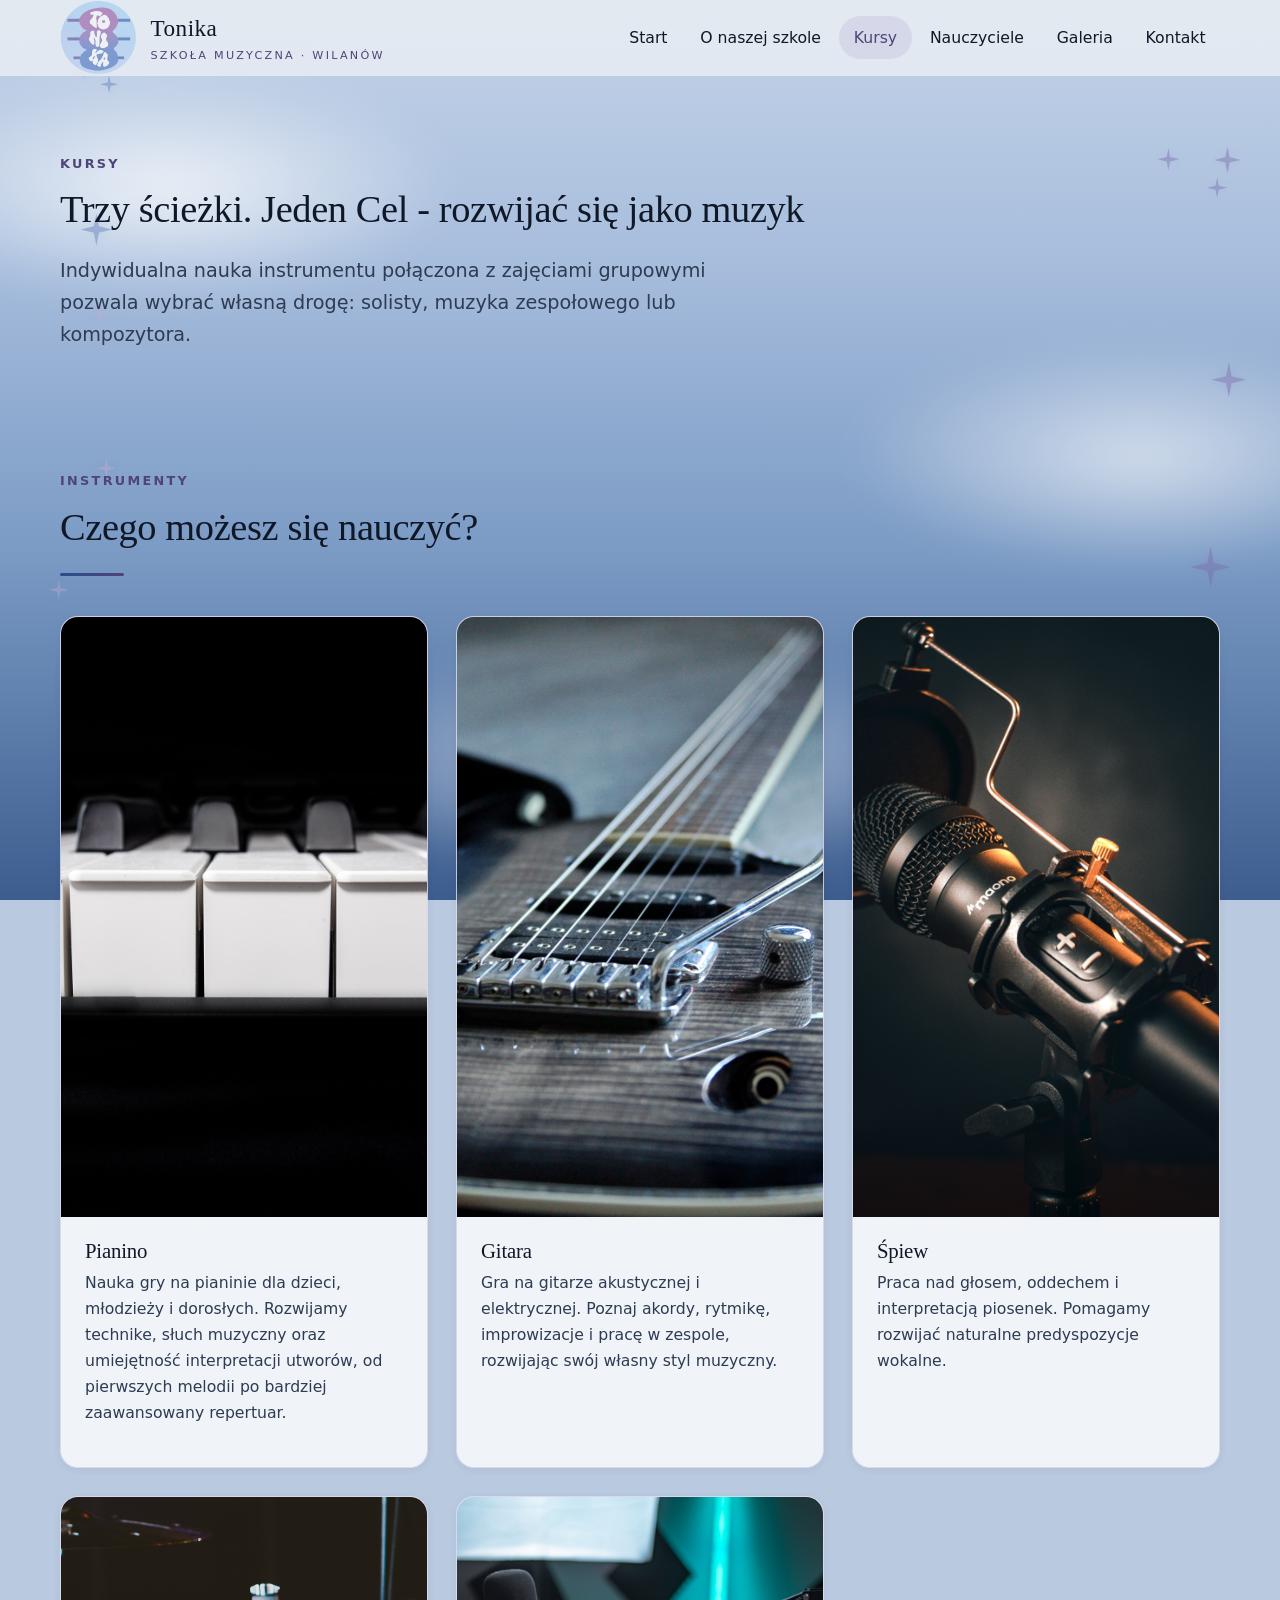
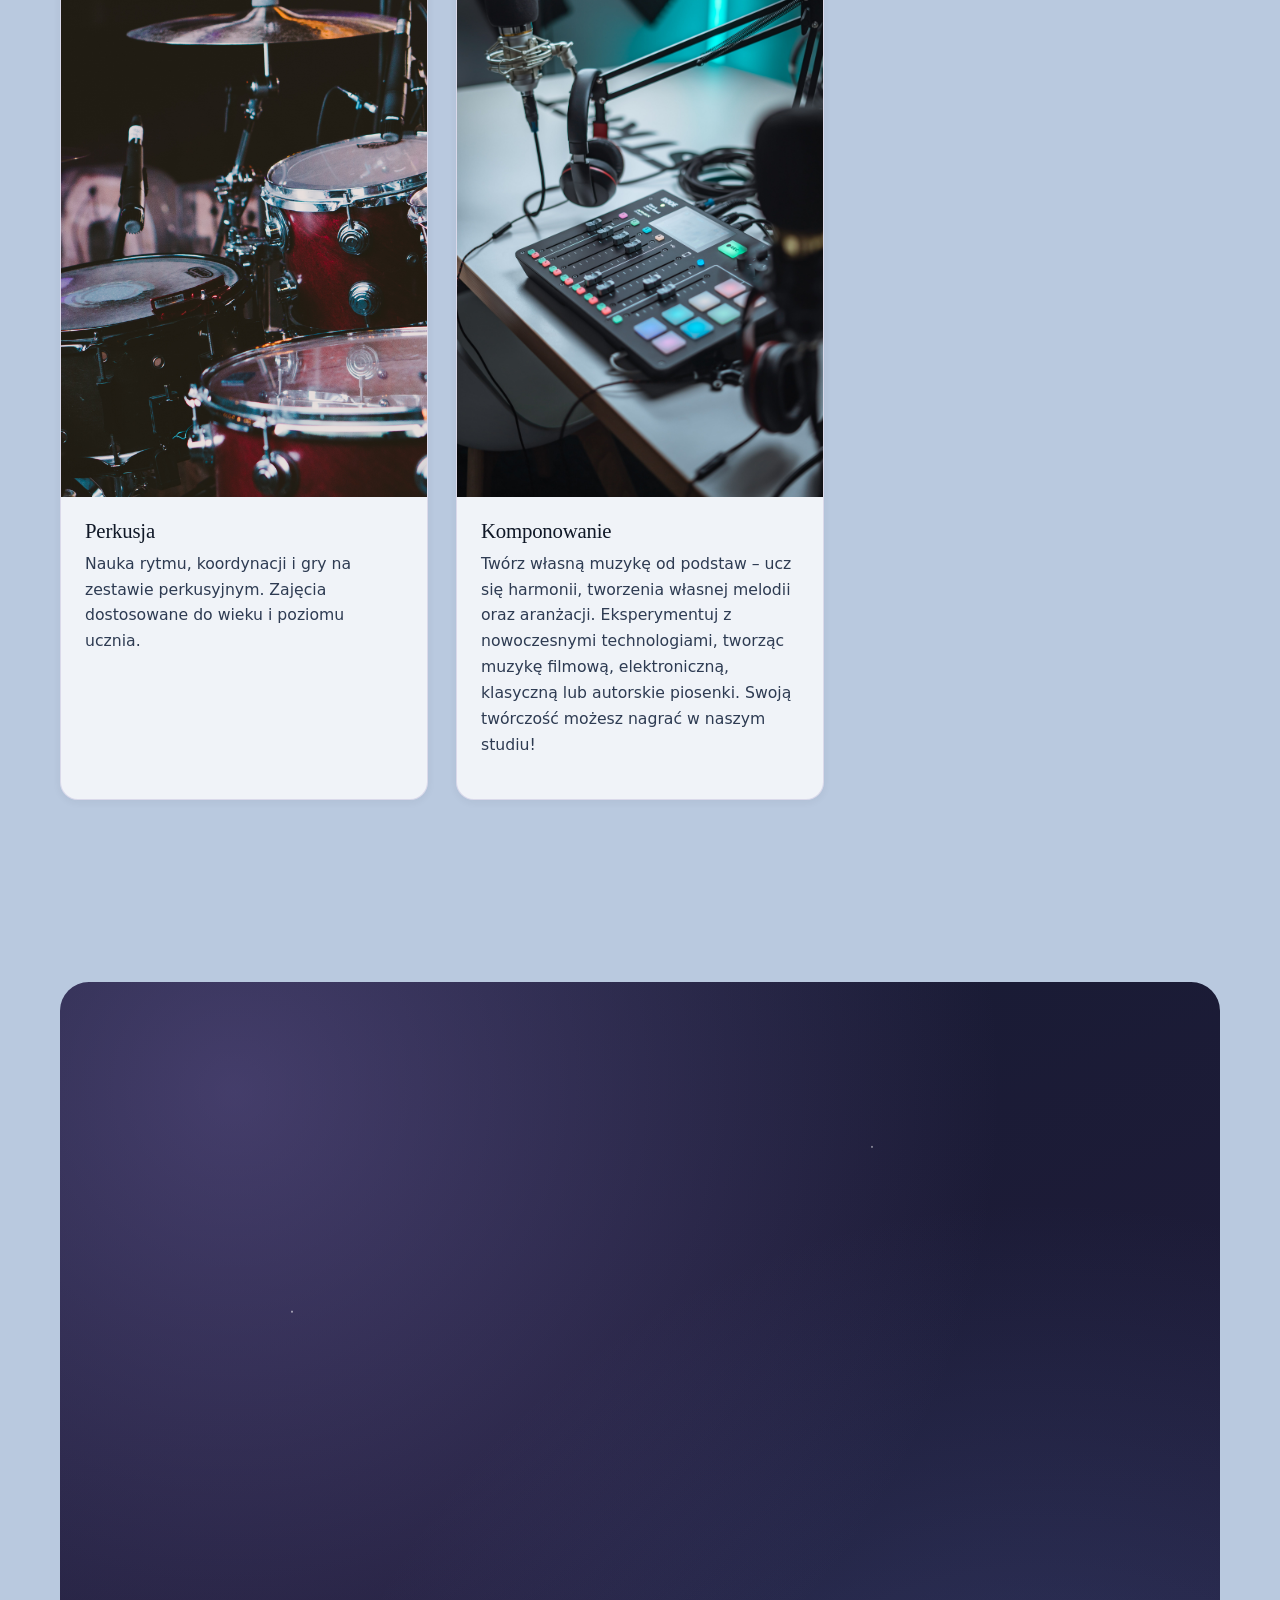
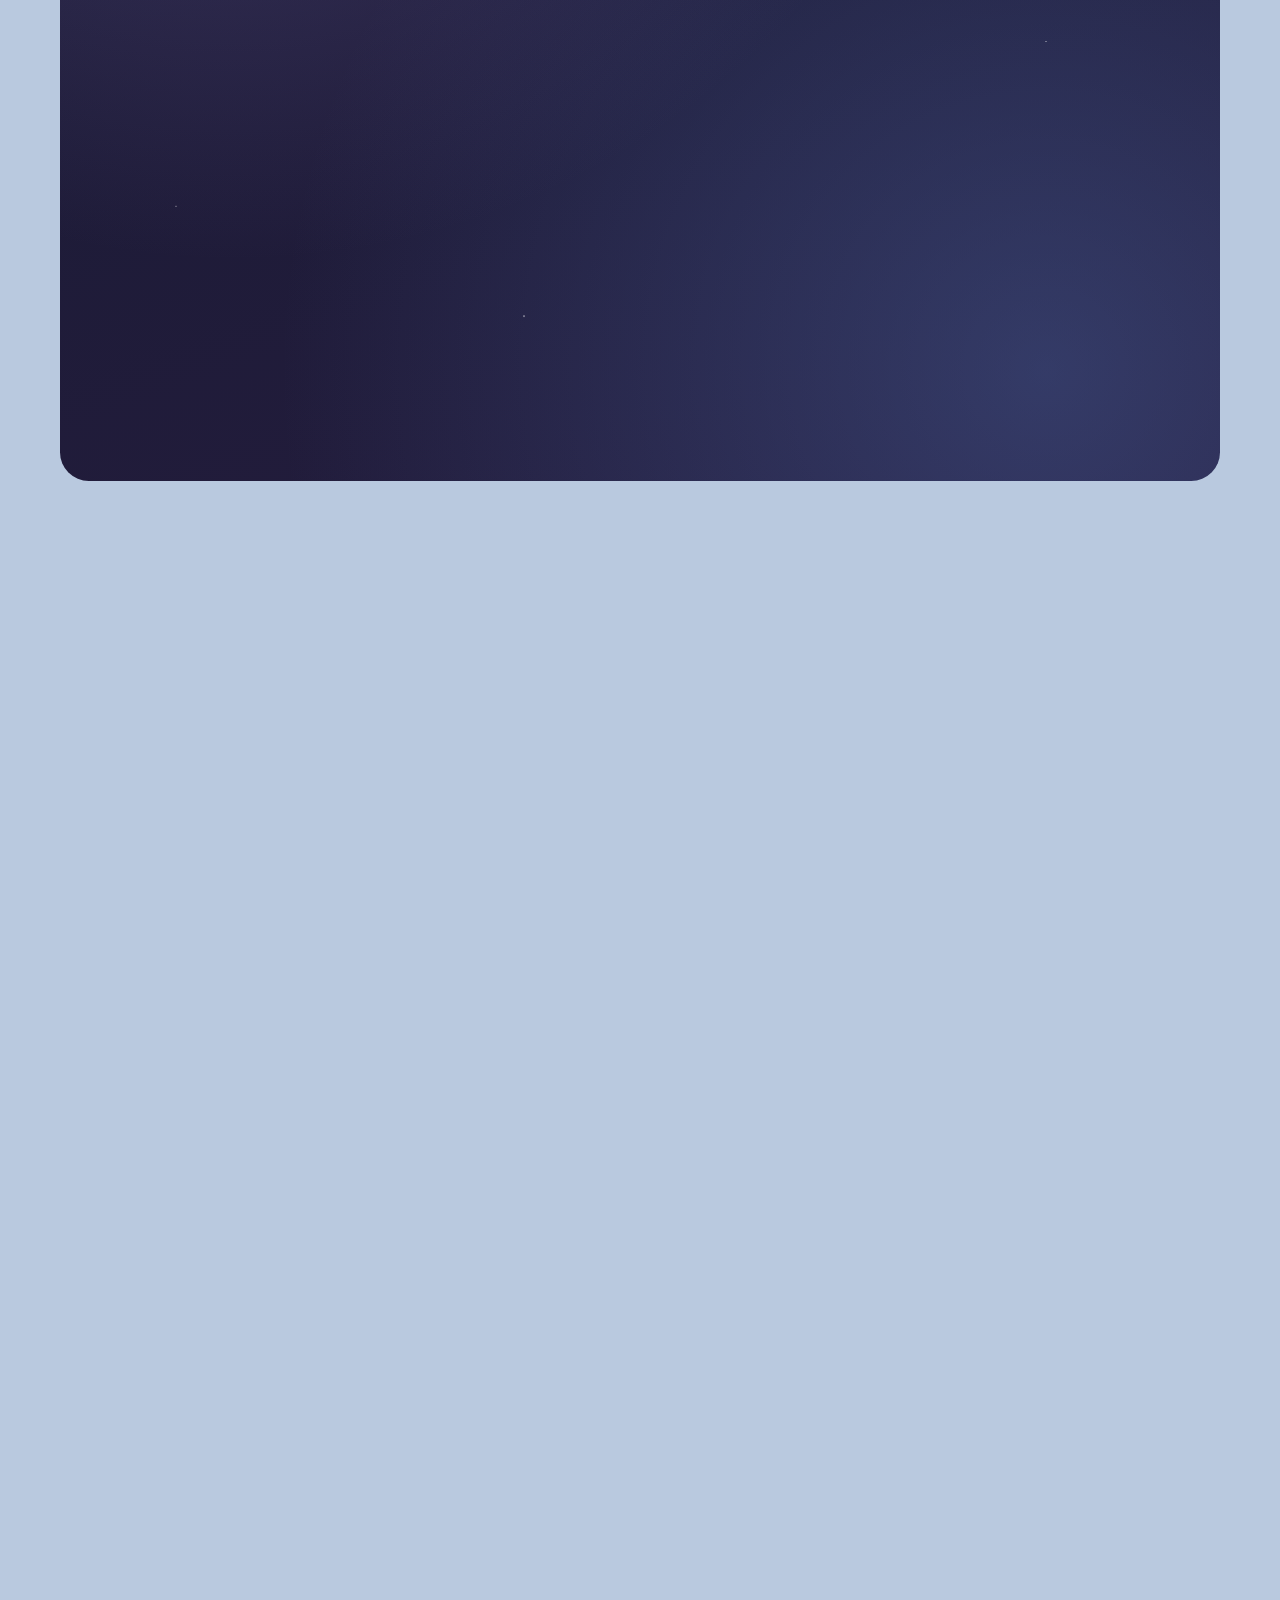
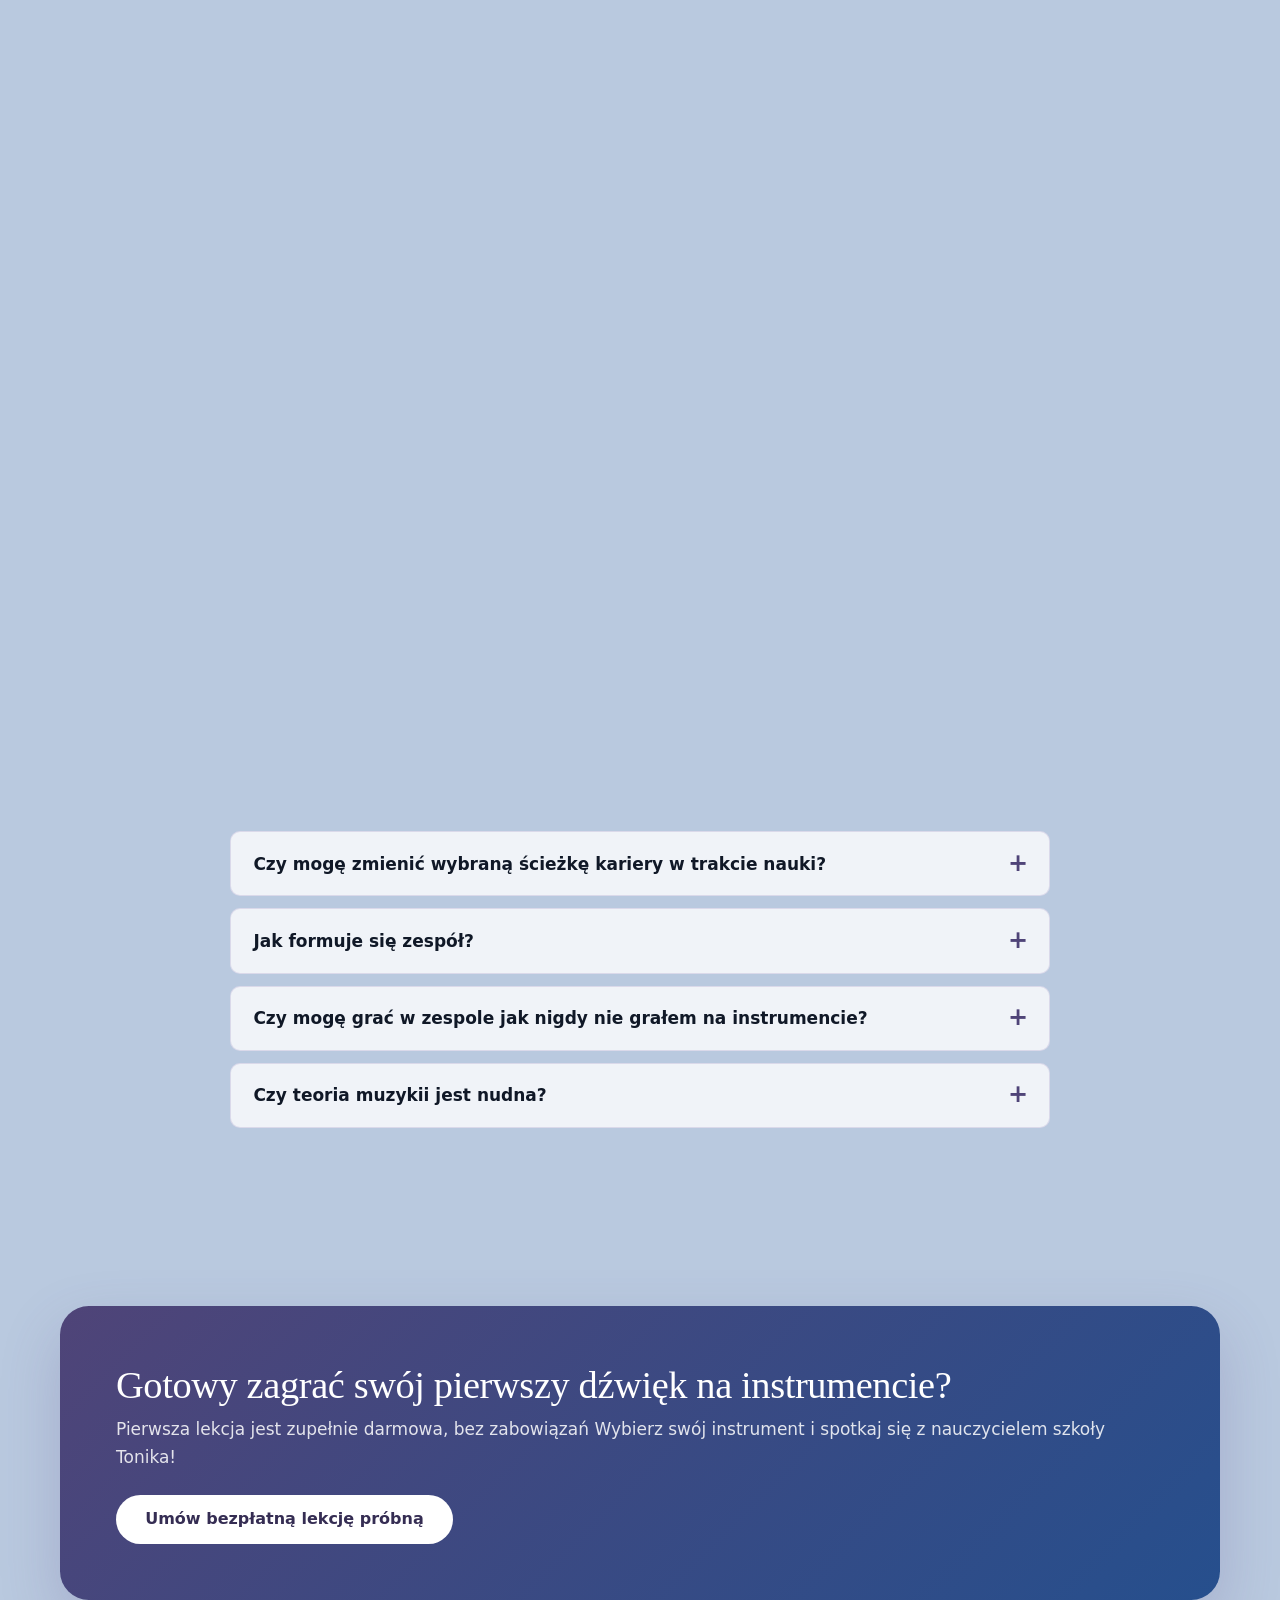
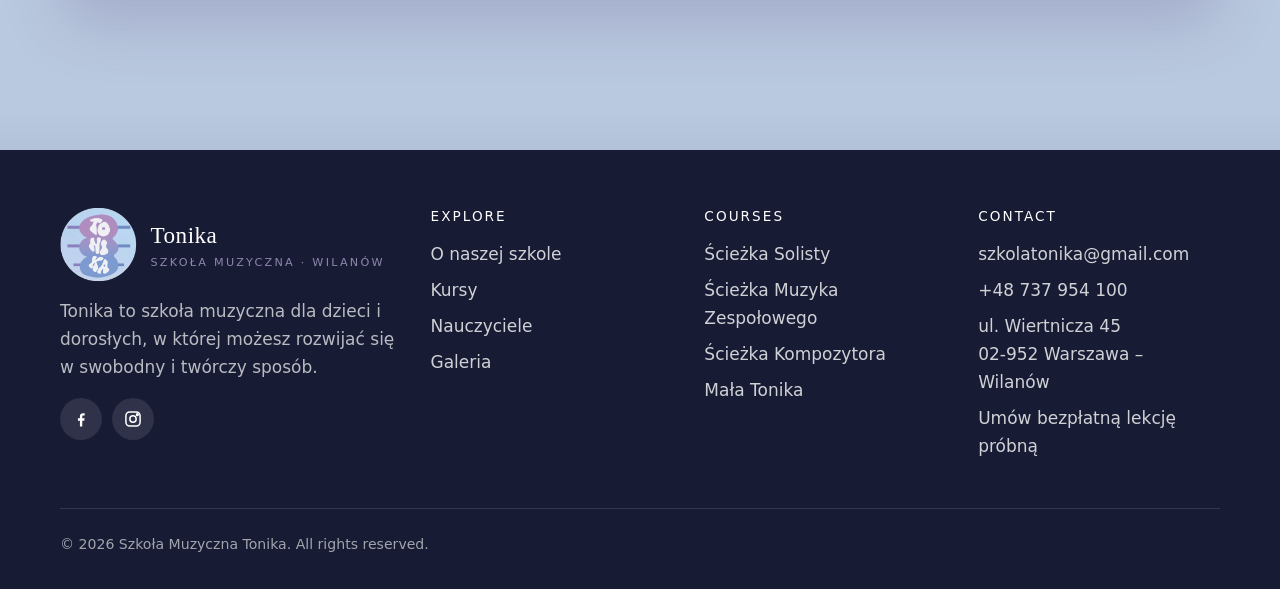
<file: courses.html>
<!DOCTYPE html>
<html lang="pl">
<head>
  <meta charset="UTF-8">
  <meta name="viewport" content="width=device-width, initial-scale=1">
  <!-- SEO: edit title & description per page -->
  <title>Kursy | Szkoła Muzyczna Tonika – Wilanów - Warszawa</title>
  <meta name="description" content="Poznaj kursy Szkoły Muzycznej Tonika w Wilanowie: pianino, gitara, śpiew, perkusja i produkcja muzyczna. Zajęcia dla dzieci i dorosłych.">
  <meta name="theme-color" content="#7967AC">
  <meta property="og:title" content="Kursy | Szkoła Muzyczna Tonika – Wilanów - Warszawa">
  <meta property="og:description" content="Poznaj kursy Szkoły Muzycznej Tonika w Wilanowie: pianino, gitara, śpiew, perkusja i produkcja muzyczna. Zajęcia dla dzieci i dorosłych.">
  <meta property="og:type" content="website">
  <meta property="og:image" content="https://szkolatonika.pl/images/logo.png">
  <meta name="robots" content="index, follow">
  <link rel="icon" type="image/png" href="images/logo.png">
  <link rel="canonical" href="https://szkolatonika.pl/courses.html">
  <link rel="stylesheet" href="css/style.css">
  <script type="application/ld+json">
{
  "@context": "https://schema.org",
  "@type": "MusicSchool",
  "name": "Szkoła Muzyczna Tonika",
  "image": "https://szkolatonika.pl/images/logo.png",
  "telephone": "+48737954100",
  "email": "szkolatonika@gmail.com",
  "address": {
    "@type": "PostalAddress",
    "streetAddress": "Wiertnicza 45",
    "addressLocality": "Warszawa",
    "postalCode": "02-797",
    "addressCountry": "PL"
  },
  "url": "https://szkolatonika.pl"
}
  </script>
</head>
<body>
  <a class="skip-link" href="#main">Skip to main content</a>

  <!-- ================= BACKGROUND: stars & clouds (purely decorative) ================= -->
  <div class="sky" aria-hidden="true">
    <div class="cloud cloud--1"></div>
    <div class="cloud cloud--2"></div>
    <div class="cloud cloud--3"></div>
    <span class="star"></span><span class="star"></span><span class="star"></span>
    <span class="star"></span><span class="star"></span><span class="star"></span><span class="star"></span>
  </div>

  <!-- ================= HEADER / STICKY NAVIGATION ================= -->
  <header class="site-header">
    <nav class="nav container" aria-label="Main navigation">
      <a class="brand" href="index.html">
        <img src="images/logo.png" alt="Logo szkoły muzycznej Tonika" width="64" height="64">
        <span class="brand__name">Tonika <small>Szkoła muzyczna · Wilanów</small></span>
      </a>
      <button class="nav-toggle" aria-expanded="false" aria-controls="nav-list" aria-label="Open menu">
        <span></span><span></span><span></span>
      </button>
      <ul class="nav__list" id="nav-list">
        <li><a class="nav__link" href="index.html">Start</a></li>
        <li><a class="nav__link" href="about.html">O naszej szkole</a></li>
        <li><a class="nav__link" href="courses.html">Kursy</a></li>
        <li><a class="nav__link" href="teachers.html">Nauczyciele</a></li>
        <li><a class="nav__link" href="gallery.html">Galeria </a></li>
        <li><a class="nav__link" href="contact.html">Kontakt</a></li>
      </ul>
    </nav>
  </header>

  <main id="main">

    <!-- ===== PAGE HERO ===== -->
    <section class="page-hero">
      <div class="container" data-reveal>
        <span class="eyebrow">Kursy</span>
        <h2>Trzy ścieżki. Jeden Cel - rozwijać się jako muzyk</h2>
        <p class="lead" style="max-width:720px">Indywidualna nauka instrumentu połączona z zajęciami grupowymi pozwala wybrać własną drogę: solisty, muzyka zespołowego lub kompozytora.</p>
      </div>
    </section>

    <!-- ===== INSTRUMENTS ===== -->
    <section class="section--tight" id="instruments">
      <div class="container">
        <div class="section-head" data-reveal>
          <span class="eyebrow">Instrumenty</span>
          <h2>Czego możesz się nauczyć?</h2>
          <div class="divider"></div>
        </div>
        <div class="grid grid--3">
          <article class="card" data-reveal>
            <div class="card__media"><img src="images/Zdjecie2.jpeg" alt="Indywidualna lekcja gry na pianinie" loading="lazy" width="900" height="600"></div>
            <div class="card__body">
              <h3>Pianino</h3>
            <p>Nauka gry na pianinie dla dzieci, młodzieży i dorosłych. Rozwijamy technike, słuch muzyczny oraz umiejętność interpretacji utworów, od pierwszych melodii po bardziej zaawansowany repertuar.</p>
              <!--<div class="card__footer"><span class="tag">Ages 5+</span></div>-->
            </div>
          </article>
          <article class="card" data-reveal>
            <div class="card__media"><img src="images/Zdjecie3.jpeg" alt="Lekcja gry na gitarze i gitarze basowej" loading="lazy" width="900" height="600"></div>
            <div class="card__body">
              <h3>Gitara</h3>
          <p>Gra na gitarze akustycznej i elektrycznej. Poznaj akordy, rytmikę, improwizacje i pracę w zespole, rozwijając swój własny styl muzyczny.</p>
              <!--<div class="card__footer"><span class="tag">Ages 6+</span></div>-->
            </div>
          </article>
          <article class="card" data-reveal>
            <div class="card__media"><img src="images/Zdjecie4.jpeg" alt="Lekcja śpiewu i emisji głosu" loading="lazy" width="900" height="600"></div>
            <div class="card__body">
              <h3>Śpiew</h3>
              <p>Praca nad głosem, oddechem i interpretacją piosenek. Pomagamy rozwijać naturalne predyspozycje wokalne.</p>
              <!--<div class="card__footer"><span class="tag">Ages 7+</span></div>-->
            </div>
          </article>
         
          <article class="card" data-reveal>
            <div class="card__media"><img src="images/Zdjecie5.jpeg" alt="Lekcja gry na perkusji" loading="lazy" width="900" height="600"></div>
            <div class="card__body">
              <h3>Perkusja</h3>
            <p>Nauka rytmu, koordynacji i gry na zestawie perkusyjnym. Zajęcia dostosowane do wieku i poziomu ucznia.</p>
           
            </div>
          </article>
          <article class="card" data-reveal>
            <div class="card__media"><img src="images/Zdjęcie6.jpeg" alt="Lekcja Komponowania" loading="lazy" width="900" height="600"></div>
            <div class="card__body">
              <h3>Komponowanie</h3>
              <p>Twórz własną muzykę od podstaw – ucz się harmonii, tworzenia własnej melodii oraz aranżacji. Eksperymentuj z nowoczesnymi technologiami, tworząc muzykę filmową, elektroniczną, klasyczną lub autorskie piosenki. Swoją twórczość możesz nagrać w naszym studiu!</p>
              <!--<div class="card__footer"><span class="tag">Ages 10+</span></div>-->
            </div>
          </article>
        </div>
      </div>
    </section>

    <!-- ===== CAREER PATHS (5+ years) — dark navy / dark purple section ===== -->
    <section class="section" id="paths">
      <div class="container">
        <div class="paths">
          <div class="container" style="padding-block:clamp(2.5rem,5vw,4rem)">
            <div class="section-head center" data-reveal>
              <span class="eyebrow">Ścieżki kariery</span>
              <h2>Trzy ścieżki rozwoju muzycznego</h2>
              <p class="lead">Każda ścieżka obejmuje cotygodniowe indywidualne zajęcia z wybranego instrumentu oraz zajęcia grupowe.Różnica polega na tym, dokąd prowadzi dana ścieżka.</p>
            </div>
            <div class="grid grid--3">
          <article class="path" id="solo" data-reveal>
            <div class="path__num" aria-hidden="true">I</div>
            <h3>Ścieżka solisty</h3>
            <p><strong style="color:#fff">Instrument + teoria muzyki + występy solowe</strong></p>
            <p>Dla osób, które chcą doskonalić grę na instrumencie, rozwijać muzykalność i przygotować się do występów  lub egzaminów do szkoły muzycznej</p>
            <ul><li>Indywidualne lekcje instrumentu</li><li>Teoria muzyki, krztałcenie słuchu i czytanie nut</li><li>Zajęcia grupowe, rozwijające umiejętności muzyczne</li><li>Mozliwość występów solowych</li><li>Opcjonalne przygotowanie do egzaminów</li></ul>
           
          </article>
          <article class="path" id="band" data-reveal>
            <div class="path__num" aria-hidden="true">II</div>
            <h3>Ścieżka Muzyka Zespołowego</h3>
            <p><strong style="color:#fff">Instrument + gra w zespole + nagrania studyjne</strong></p>
            <p>Dla osób, które chcą nie tylko grać na insturmencie, ale przede wszystkim tworzyć muzykę razem z innymi</p>
            <ul><li>Indywidualne lekcje instrumentu</li><li>Zajęcia zespołowe</li><li>Wspólne przygotowywanie repertuaru</li><li>Nagrywanie utworów w studiu</li><li>Rozwijanie wspólpracy</li></ul>
           
          </article>
          <article class="path" id="composer" data-reveal>
            <div class="path__num" aria-hidden="true">III</div>
            <h3>Ścieżka Kompozytora</h3>
            <p><strong style="color:#fff">Instrument + kompozycja + nagrania studyjne</strong></p>
            <p>Dla osób, które chcą tworzyć własną muzykę, rozwijać wyobraźnię i uczyć się świadomego komponowania</p>
            <ul><li>Indywidualne lekcje instrumentu</li><li>Zajęcia z kompozycji</li><li>Wspólne tworzenie i aranżowanie muzyki</li><li>Realizacja własnych utworów i projektów</li><li>Możliwość nagrywania własnej muzyki</li></ul>
           
          </article>
            </div>
          </div>
        </div>
      </div>
    </section>

    <!-- ===== KIDS PATH (0–5 years) — bright section ===== -->
    <section class="section" id="kids">
      <div class="container">
        <div class="kids" data-reveal>
          <div>
            <div class="path__num" aria-hidden="true">IV</div>
            <h2>Mała Tonika</h2>
            <div class="divider" style="margin-bottom:1.25rem"></div>
            <p class="lead">Zajęcia gordonowskie + nauka gry na instrumencie </p>
            <p>Program dla najmłodszych, który rozwija słuch muzyczny, poczucie rytmu i muzykalność, a następnie wprowadza dziecko w świat gry na insturmencie.</p>
            <ul>
              <li><strong>Od 1. do 3. roku życia: </strong>Zajęcia gordonowskie poprzez śpiew, rytm i zabawy muzyczne. Dziecko rozwija podstawowe kompetencje muzyczne i przygotowuje
              się do świadomej gry na insturmencie.</li>
              <li><strong>Od 3. roku życia: </strong>Zajęcia gordonowskie połączone z indywidualną nauką gry na pianinie lub ukulele, dostosowaną do wieku i możliwości dziecka.</li>
            </ul>
           <!-- <p class="muted" style="font-size:.95rem">Groups of up to 8 children · 30–40 minutes · weekly</p> -->
          </div>
          <div>
            <!-- IMAGE: replace images/kids.svg with a photo of a toddler class (800×600 px) -->
            <img src="images/Zdjecie7.jpeg" alt="Dzieci i rodzice podczas zajęć muzycznych Małej Toniki" loading="lazy" width="800" height="600">
          </div>
        </div>
      </div>
    </section>

    <!-- ===== MUSICAL CLASSES ===== -->
    <section class="section--tight" id="musical">
      <div class="container">
        <div class="program program--blue" data-reveal>
          <div class="program__content">
            <span class="eyebrow">Zajęcia dla dzieci i młodzieży</span>
            <h2>Zajęcia musicalowe</h2>
            <div class="divider" style="margin-bottom:1.25rem"></div>
            <h3>Śpiew + aktorstwo + współtworzenie spektaklu</h3>
            <p>Zajęcia dla dzieci i młodzieży, które łączą naukę śpiewu i aktorstwa z rozwijaniem kreatywności. Uczestnicy wspólnie tworzą scenariusz, muzykę i kolejne elementy spektaklu, ucząc się jednocześnie pracy zespołowej i swobodnego wyrażania siebie.</p>
          </div>
          <div class="program__media">
            <img src="images/Zdjecie8.jpeg" alt="Dzieci podczas wspólnych zajęć artystycznych" loading="lazy" width="800" height="600">
          </div>
        </div>
      </div>
    </section>

    <!-- ===== THERAPEUTIC CLASSES ===== -->
    <section class="section--tight" id="therapy">
      <div class="container">
        <div class="program program--calm" data-reveal>
          <div class="program__content">
            <span class="eyebrow">Wsparcie przez sztukę</span>
            <h2>Muzykoterapia, arteterapia i socjoterapia</h2>
            <div class="divider" style="margin-bottom:1.25rem"></div>
            <p>Prowadzimy zajęcia z zakresu muzykoterapii, arteterapii i socjoterapii dla dzieci i młodzieży. To autorski program, łączący różne dziedziny sztuki, wspierający rozwój emocjonalny, społeczny i twórczy uczestników. Zajęcia mogą być prowadzone indywidualnie lub w grupach, w zależności od potrzeb.</p>
           
          </div>
          <div class="program__media">
            <img src="images/Zdjecie9.jpeg" alt="Spokojne zajęcia muzyczne dla dzieci" loading="lazy" width="800" height="600">
          </div>
        </div>
      </div>
    </section>
    
    <!-- ===== LESSON FORMATS ===== -->
     <!--
    <section class="section--tight" id="formats">
      <div class="container">
        <div class="section-head" data-reveal>
          <span class="eyebrow">Szczegóły</span>
          <h2>Cennik</h2>
          <div class="divider"></div>
        </div>-->
        <!-- PRICING: fill in your prices -->
         <!--
        <table class="table" data-reveal="fade">
          <thead><tr><th scope="col">Format</th><th scope="col">Czas Trwania</th><th scope="col">Cena</th></tr></thead>
          <tbody>
            <tr><td>Lekcja indywidualna</td><td>30 min</td><td>70 zł</td></tr>
            <tr><td>Lekcja indywidualna</td><td>45 min</td><td>100 zł</td></tr>
            <tr><td>Lekcja indywidualna</td><td>1h</td><td>120 zł</td></tr>
          
          
          </tbody>
        </table>
      -->
      </div>
    </section>

    <!-- ===== FAQ ===== -->
    <section class="section" id="faq">
      <div class="container">
        <div class="section-head center" data-reveal>
          <span class="eyebrow">FAQ</span>
          <h2>Często zadawane pytania</h2>
          <div class="divider"></div>
        </div>
        <div class="faq" data-reveal="fade">
          <details>
            <summary>Czy mogę zmienić wybraną ścieżkę kariery w trakcie nauki?</summary>
            <div class="faq__body"><p>Tak! Możesz zmieniać wybraną ścieżkę w dowolnym momencie. Dzięki temu możesz lepiej dopasować program do swoich zainteresowań, potrzeb i rozwijających się umiejętności.</p></div>
          </details>
          <details>
            <summary>Jak formuje się zespół?</summary>
            <div class="faq__body"><p>To my tworzymy grupę, dopasowując uczestników do siebie. Możesz jednak przyjść razem ze znajomymi i wspólnie stworzyć zespół!</p></div>
          </details>
          <details>
            <summary>Czy mogę grać w zespole jak nigdy nie grałem na instrumencie?</summary>
            <div class="faq__body"><p>Tak! Nie musisz mieć wcześniejszego doświadczenia. Nauczymy Cię gry na wybranym instrumencie. Na lekcjach indywidualnych będziesz rozwijać swoją technikę, a podczas
              zajęć zespołowych nauczysz się współpracy, wzajemnego słuchania, reagowania na innych muzyków i wspólnego tworzenia muzyki.
            </p></div>
          </details>
          <details>
            <summary>Czy teoria muzykii jest nudna?</summary>
            <div class="faq__body"><p>Absolutnie nie! Dopasowujemy lekcje do Twoich zainteresowań i oczekiwań. Wykorzystujemy różnorodne materiały i kreatywne metody, dzięki którym teoria muzyki staje się ciekawa, praktyczna i naprawdę przydatna!</p></div>
          </details>
        </div>
      </div>
    </section>

    <!-- ===== CTA BANNER ===== -->
    <section class="section--tight">
      <div class="container">
        <div class="cta-banner" data-reveal>
          <div>
            <h2>Gotowy zagrać swój pierwszy dźwięk na instrumencie?</h2>
            <p>Pierwsza lekcja jest zupełnie darmowa, bez zabowiązań Wybierz swój instrument i spotkaj się z nauczycielem szkoły Tonika!</p>
          </div>
          <a class="btn btn--light" href="contact.html#trial">Umów bezpłatną lekcję próbną</a>
        </div>
      </div>
    </section>

  </main>

  <!-- ================= FOOTER ================= -->
  <footer class="site-footer">
    <div class="container">
      <div class="footer-grid">
        <div>
          <a class="brand" href="index.html">
            <img src="images/logo.png" alt="Logo szkoły muzycznej Tonika" width="64" height="64">
            <span class="brand__name">Tonika <small>Szkoła Muzyczna · Wilanów</small></span>
          </a>
          <p class="muted" style="color:rgba(255,255,255,.7)">Tonika to szkoła muzyczna dla dzieci i dorosłych, w której możesz rozwijać się w swobodny i twórczy sposób.</p>
          <ul class="social" aria-label="Social media">
  <li><a href="https://www.facebook.com/profile.php?id=61594372852884&amp;locale=pl_PL/" aria-label="Facebook" rel="noopener" target="_blank"><svg viewBox="0 0 24 24" fill="currentColor" aria-hidden="true"><path d="M13.5 21v-7h2.4l.4-3h-2.8V9.2c0-.9.3-1.5 1.5-1.5h1.4V5.1c-.3 0-1.1-.1-2.1-.1-2.1 0-3.6 1.3-3.6 3.7V11H8.3v3h2.4v7h2.8z"/></svg></a></li>
  <li><a href="https://www.instagram.com/szkola_muzyczna_tonika/" aria-label="Instagram" rel="noopener" target="_blank"><svg viewBox="0 0 24 24" fill="none" stroke="currentColor" stroke-width="1.8" aria-hidden="true"><rect x="3.5" y="3.5" width="17" height="17" rx="4.5"/><circle cx="12" cy="12" r="3.8"/><circle cx="17.2" cy="6.8" r="1" fill="currentColor"/></svg></a></li>
  <!--<li><a href="https://youtube.com/" aria-label="YouTube" rel="noopener" target="_blank"><svg viewBox="0 0 24 24" fill="none" stroke="currentColor" stroke-width="1.8" aria-hidden="true"><rect x="2.5" y="5.5" width="19" height="13" rx="4"/><path d="m10 9 5 3-5 3z" fill="currentColor"/></svg></a></li>
  <li><a href="https://tiktok.com/" aria-label="TikTok" rel="noopener" target="_blank"><svg viewBox="0 0 24 24" fill="currentColor" aria-hidden="true"><path d="M16.5 3c.3 2.2 1.6 3.6 3.8 3.8v3.1c-1.4 0-2.7-.4-3.8-1.2v6.1a5.6 5.6 0 1 1-4.8-5.5v3.2a2.5 2.5 0 1 0 1.7 2.3V3h3.1z"/></svg></a></li>
          -->
</ul>
        </div>
        <div>
          <h4>Explore</h4>
          <ul>
            <li><a href="about.html">O naszej szkole</a></li>
            <li><a href="courses.html">Kursy</a></li>
            <li><a href="teachers.html">Nauczyciele</a></li>
            <li><a href="gallery.html">Galeria</a></li>
          </ul>
        </div>
        <div>
          <h4>Courses</h4>
          <ul>
            <li><a href="courses.html#solo">Ścieżka Solisty</a></li>
            <li><a href="courses.html#band">Ścieżka Muzyka Zespołowego</a></li>
            <li><a href="courses.html#composer">Ścieżka Kompozytora</a></li>
            <li><a href="courses.html#kids">Mała Tonika</a></li>
          </ul>
        </div>
        <div>
          <h4>Contact</h4>
          <ul>
            <li><a href="mailto:hello@tonika-music.pl">szkolatonika@gmail.com</a></li>
            <li><a href="tel:+48737954100">+48 737 954 100</a></li>
            <li>ul. Wiertnicza 45<br>02-952 Warszawa – Wilanów</li>
            <li><a href="contact.html#trial">Umów bezpłatną lekcję próbną</a></li>
          </ul>
        </div>
      </div>
      <div class="footer-bottom">
        <span>© <span data-year>2026</span> Szkoła Muzyczna Tonika. All rights reserved.</span>
        <span></span>
      </div>
    </div>
  </footer>

  <script src="js/main.js" defer></script>
</body>
</html>
</file>
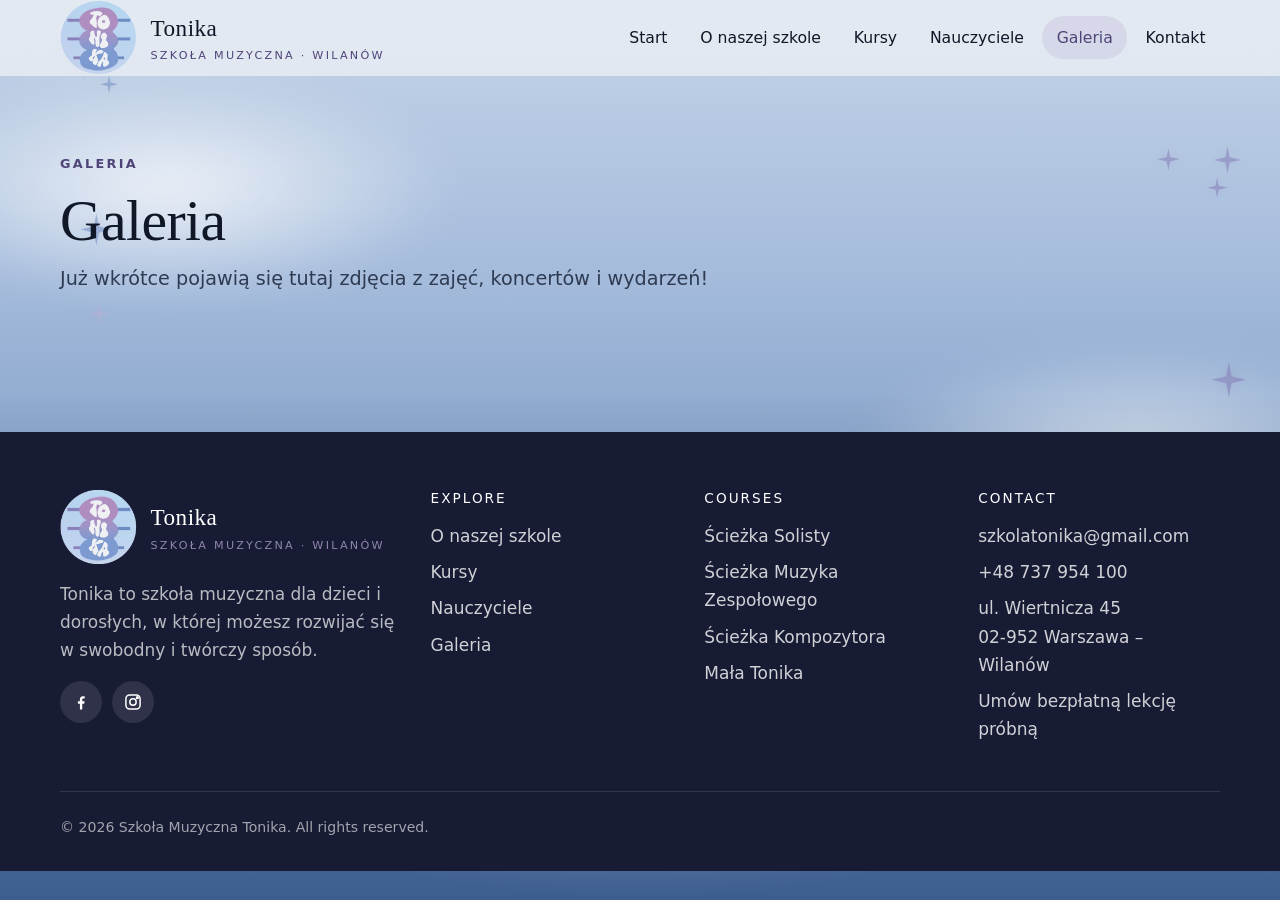
<file: gallery.html>
<!DOCTYPE html>
<html lang="pl">
<head>
  <meta charset="UTF-8">
  <meta name="viewport" content="width=device-width, initial-scale=1">
  <!-- SEO: edit title & description per page -->
  <title>Galeria | Szkoła Muzyczna Tonika – Wilanów - Warszawa</title>
  <meta name="description" content="Zobacz zdjęcia sal, lekcji, koncertów i wydarzeń Szkoły Muzycznej Tonika w Wilanowie. Poznaj naszą szkołę i jej muzyczną atmosferę.">
  <meta name="theme-color" content="#7967AC">
  <meta property="og:title" content="Galeria | Szkoła Muzyczna Tonika – Wilanów - Warszawa">
  <meta property="og:description" content="Zobacz zdjęcia sal, lekcji, koncertów i wydarzeń Szkoły Muzycznej Tonika w Wilanowie. Poznaj naszą szkołę i jej muzyczną atmosferę.">
  <meta property="og:type" content="website">
  <meta property="og:image" content="https://szkolatonika.pl/images/logo.png">
  <meta name="robots" content="index, follow">
  <link rel="icon" type="image/png" href="images/logo.png">
  <link rel="canonical" href="https://szkolatonika.pl/gallery.html">
  <link rel="stylesheet" href="css/style.css">
  <script type="application/ld+json">
{
  "@context": "https://schema.org",
  "@type": "MusicSchool",
  "name": "Szkoła Muzyczna Tonika",
  "image": "https://szkolatonika.pl/images/logo.png",
  "telephone": "+48737954100",
  "email": "szkolatonika@gmail.com",
  "address": {
    "@type": "PostalAddress",
    "streetAddress": "Wiertnicza 45",
    "addressLocality": "Warszawa",
    "postalCode": "02-797",
    "addressCountry": "PL"
  },
  "url": "https://szkolatonika.pl"
}
  </script>
</head>
<body>
  <a class="skip-link" href="#main">Skip to main content</a>

  <!-- ================= BACKGROUND: stars & clouds (purely decorative) ================= -->
  <div class="sky" aria-hidden="true">
    <div class="cloud cloud--1"></div>
    <div class="cloud cloud--2"></div>
    <div class="cloud cloud--3"></div>
    <span class="star"></span><span class="star"></span><span class="star"></span>
    <span class="star"></span><span class="star"></span><span class="star"></span><span class="star"></span>
  </div>

  <!-- ================= HEADER / STICKY NAVIGATION ================= -->
  <header class="site-header">
    <nav class="nav container" aria-label="Main navigation">
      <a class="brand" href="index.html">
        <img src="images/logo.png" alt="Logo szkoły muzycznej Tonika" width="64" height="64">
        <span class="brand__name">Tonika <small>Szkoła muzyczna · Wilanów</small></span>
      </a>
      <button class="nav-toggle" aria-expanded="false" aria-controls="nav-list" aria-label="Open menu">
        <span></span><span></span><span></span>
      </button>
      <ul class="nav__list" id="nav-list">
        <li><a class="nav__link" href="index.html">Start</a></li>
        <li><a class="nav__link" href="about.html">O naszej szkole</a></li>
        <li><a class="nav__link" href="courses.html">Kursy</a></li>
        <li><a class="nav__link" href="teachers.html">Nauczyciele</a></li>
        <li><a class="nav__link" href="gallery.html">Galeria </a></li>
        <li><a class="nav__link" href="contact.html">Kontakt</a></li>
      </ul>
    </nav>
  </header>

  <main id="main">

    <!-- ===== PAGE HERO ===== -->
    <section class="page-hero">
      <div class="container" data-reveal>
        <span class="eyebrow">Galeria</span>
        <h1>Galeria</h1>
        <p class="lead" style="max-width:720px">Już wkrótce pojawią się tutaj zdjęcia z zajęć, koncertów i wydarzeń!</p>
      </div>
    </section>

    <!-- ===== FILTERS + GRID — add a <figure> with data-category to add a photo ===== -->
      <!--
    <section class="section--tight">
      <div class="container">
        <div class="filters" role="group" aria-label="Filter gallery" data-reveal>
          <button class="filter is-active" data-filter="all" aria-pressed="true">All</button>
          <button class="filter" data-filter="classrooms" aria-pressed="false">Classrooms</button>
          <button class="filter" data-filter="lessons" aria-pressed="false">Lessons</button>
          <button class="filter" data-filter="concerts" aria-pressed="false">Concerts</button>
          <button class="filter" data-filter="events" aria-pressed="false">Events</button>
        </div>
        <div class="gallery">
          <figure data-category="concerts" class="wide">
            <img src="images/gallery-wide.svg" alt="Główna sala koncertowa przygotowana na wiosenny koncert uczniów" loading="lazy" width="1600" height="600">
            <figcaption>Main concert hall – ready for the spring recital</figcaption>
          </figure>
          <figure data-category="classrooms">
            <img src="images/gallery-1.svg" alt="Sala lekcyjna z pianinem w Szkole Muzycznej Tonika" loading="lazy" width="800" height="600">
            <figcaption>Classroom A – piano room</figcaption>
          </figure>
          <figure data-category="lessons">
            <img src="images/gallery-2.svg" alt="Indywidualna lekcja gry na pianinie" loading="lazy" width="800" height="600">
            <figcaption>Individual piano lesson</figcaption>
          </figure>
          <figure data-category="concerts">
            <img src="images/gallery-3.svg" alt="Wiosenny koncert uczniów szkoły muzycznej w 2026 roku" loading="lazy" width="800" height="600">
            <figcaption>Spring concert 2026</figcaption>
          </figure>
          <figure data-category="classrooms">
            <img src="images/gallery-4.svg" alt="Reżyserka studia nagrań" loading="lazy" width="800" height="600">
            <figcaption>Recording studio control room</figcaption>
          </figure>
          <figure data-category="events">
            <img src="images/gallery-5.svg" alt="Weekendowe warsztaty gry na gitarze" loading="lazy" width="800" height="600">
            <figcaption>Guitar workshop weekend</figcaption>
          </figure>
          <figure data-category="events">
            <img src="images/gallery-6.svg" alt="Dzień otwarty szkoły muzycznej dla rodzin" loading="lazy" width="800" height="600">
            <figcaption>Open day for families</figcaption>
          </figure>
          <figure data-category="lessons">
            <img src="images/gallery-7.svg" alt="Próba zespołu muzycznego uczniów" loading="lazy" width="800" height="600">
            <figcaption>Band rehearsal – Band Musician path</figcaption>
          </figure>
          <figure data-category="lessons">
            <img src="images/gallery-8.svg" alt="Lekcja śpiewu w Szkole Muzycznej Tonika" loading="lazy" width="800" height="600">
            <figcaption>Vocal lesson</figcaption>
          </figure>
          <figure data-category="concerts">
            <img src="images/gallery-9.svg" alt="Zimowy koncert uczniów szkoły muzycznej" loading="lazy" width="800" height="600">
            <figcaption>Winter recital</figcaption>
          </figure>
        </div>
      </div>
    </section>
  -->
    <!-- ===== CTA BANNER ===== -->
     <!--
    <section class="section--tight">
      <div class="container">
        <div class="cta-banner" data-reveal>
          <div>
            <h2>Ready to play your first note?</h2>
            <p>The first lesson is free, with no obligation. Choose an instrument, meet a teacher, feel the room.</p>
          </div>
          <a class="btn btn--light" href="contact.html#trial">Book a Free Trial Lesson</a>
        </div>
      </div>
    </section>
  -->
  </main>

  <!-- ================= FOOTER ================= -->
  <footer class="site-footer">
    <div class="container">
      <div class="footer-grid">
        <div>
          <a class="brand" href="index.html">
            <img src="images/logo.png" alt="Logo szkoły muzycznej Tonika" width="64" height="64">
            <span class="brand__name">Tonika <small>Szkoła Muzyczna · Wilanów</small></span>
          </a>
          <p class="muted" style="color:rgba(255,255,255,.7)">Tonika to szkoła muzyczna dla dzieci i dorosłych, w której możesz rozwijać się w swobodny i twórczy sposób.</p>
          <ul class="social" aria-label="Social media">
  <li><a href="https://www.facebook.com/profile.php?id=61594372852884&amp;locale=pl_PL/" aria-label="Facebook" rel="noopener" target="_blank"><svg viewBox="0 0 24 24" fill="currentColor" aria-hidden="true"><path d="M13.5 21v-7h2.4l.4-3h-2.8V9.2c0-.9.3-1.5 1.5-1.5h1.4V5.1c-.3 0-1.1-.1-2.1-.1-2.1 0-3.6 1.3-3.6 3.7V11H8.3v3h2.4v7h2.8z"/></svg></a></li>
  <li><a href="https://www.instagram.com/szkola_muzyczna_tonika/" aria-label="Instagram" rel="noopener" target="_blank"><svg viewBox="0 0 24 24" fill="none" stroke="currentColor" stroke-width="1.8" aria-hidden="true"><rect x="3.5" y="3.5" width="17" height="17" rx="4.5"/><circle cx="12" cy="12" r="3.8"/><circle cx="17.2" cy="6.8" r="1" fill="currentColor"/></svg></a></li>
  <!--<li><a href="https://youtube.com/" aria-label="YouTube" rel="noopener" target="_blank"><svg viewBox="0 0 24 24" fill="none" stroke="currentColor" stroke-width="1.8" aria-hidden="true"><rect x="2.5" y="5.5" width="19" height="13" rx="4"/><path d="m10 9 5 3-5 3z" fill="currentColor"/></svg></a></li>
  <li><a href="https://tiktok.com/" aria-label="TikTok" rel="noopener" target="_blank"><svg viewBox="0 0 24 24" fill="currentColor" aria-hidden="true"><path d="M16.5 3c.3 2.2 1.6 3.6 3.8 3.8v3.1c-1.4 0-2.7-.4-3.8-1.2v6.1a5.6 5.6 0 1 1-4.8-5.5v3.2a2.5 2.5 0 1 0 1.7 2.3V3h3.1z"/></svg></a></li>
          -->
</ul>
        </div>
        <div>
          <h4>Explore</h4>
          <ul>
            <li><a href="about.html">O naszej szkole</a></li>
            <li><a href="courses.html">Kursy</a></li>
            <li><a href="teachers.html">Nauczyciele</a></li>
            <li><a href="gallery.html">Galeria</a></li>
          </ul>
        </div>
        <div>
          <h4>Courses</h4>
          <ul>
            <li><a href="courses.html#solo">Ścieżka Solisty</a></li>
            <li><a href="courses.html#band">Ścieżka Muzyka Zespołowego</a></li>
            <li><a href="courses.html#composer">Ścieżka Kompozytora</a></li>
            <li><a href="courses.html#kids">Mała Tonika</a></li>
          </ul>
        </div>
        <div>
          <h4>Contact</h4>
          <ul>
            <li><a href="mailto:hello@tonika-music.pl">szkolatonika@gmail.com</a></li>
            <li><a href="tel:+48737954100">+48 737 954 100</a></li>
            <li>ul. Wiertnicza 45<br>02-952 Warszawa – Wilanów</li>
            <li><a href="contact.html#trial">Umów bezpłatną lekcję próbną</a></li>
          </ul>
        </div>
      </div>
      <div class="footer-bottom">
        <span>© <span data-year>2026</span> Szkoła Muzyczna Tonika. All rights reserved.</span>
        <span></span>
      </div>
    </div>
  </footer>

  <script src="js/main.js" defer></script>
</body>
</html>
</file>
<file: css/style.css>
/* =====================================================================
   TONIKA MUSIC SCHOOL — MAIN STYLESHEET
   ---------------------------------------------------------------------
   Table of contents
   1. Design tokens (colors, spacing, typography)  → change brand here
   2. Base / reset
   3. Background: stars & clouds
   4. Layout helpers (container, grid, section)
   5. Header & navigation (sticky, responsive)
   6. Buttons
   7. Hero
   8. Cards (courses, teachers, testimonials, gallery)
   9. Career paths (dark theme) & Kids path (bright theme)
   10. FAQ accordion
  11. Contact
   12. Footer
   13. Animations (subtle reveal on scroll)
   14. Responsive breakpoints
   ===================================================================== */


/* ---------------------------------------------------------------------
   1. DESIGN TOKENS
   Brand palette: #5575B8 (blue), #D2E3F6 (light blue), #BEACD4 (lilac),
   #7967AC (violet), #EDF0F4 (off-white). Violet and blue dominate.
   --------------------------------------------------------------------- */
:root {
  --blue:        #264F8D;
  --blue-light:  #8CA6D4;
  --lilac:       #8F86AE;
  --violet:      #4F4478;
  --violet-deep: #352D53;
  --mist:        #B9C9DF;

  --navy:        #171B33;   /* dark navy for career paths */
  --plum:        #241C3D;   /* dark purple for career paths */

  --text:        #101827;
  --text-muted:  #2E3B52;
  --white:       #FFFFFF;

  --bg:          var(--mist);
  --surface:     rgba(255, 255, 255, 0.78);
  --border:      rgba(121, 103, 172, 0.18);

  --shadow-sm:   0 2px 8px rgba(35, 38, 58, 0.06);
  --shadow-md:   0 10px 30px rgba(89, 75, 138, 0.14);
  --shadow-lg:   0 24px 60px rgba(89, 75, 138, 0.22);

  --radius:      18px;
  --radius-sm:   10px;

  --font-head:   "Georgia", "Times New Roman", serif;   /* elegant headings */
  --font-body:   system-ui, -apple-system, "Segoe UI", Roboto, "Helvetica Neue", Arial, sans-serif;

  --container:   1160px;
  --header-h:    76px;

  --ease:        cubic-bezier(.22,.61,.36,1);
}


/* ---------------------------------------------------------------------
   2. BASE / RESET
   --------------------------------------------------------------------- */
*, *::before, *::after { box-sizing: border-box; }

html {
  scroll-behavior: smooth;                 /* smooth in-page scrolling */
  scroll-padding-top: calc(var(--header-h) + 16px);
  -webkit-text-size-adjust: 100%;
}

body {
  margin: 0;
  font-family: var(--font-body);
  font-size: 1.0625rem;
  line-height: 1.65;
  color: var(--text);
  background: var(--bg);
  overflow-x: hidden;
}

img, svg { max-width: 100%; display: block; }
a { color: var(--violet); text-decoration: none; }
a:hover { text-decoration: underline; }

h1, h2, h3, h4 {
  font-family: var(--font-head);
  font-weight: 500;
  line-height: 1.2;
  color: var(--text);
  margin: 0 0 .6em;
  letter-spacing: -0.01em;
}
h1 { font-size: clamp(2.2rem, 4.5vw, 3.6rem); }
h2 { font-size: clamp(1.7rem, 3vw, 2.5rem); }
h3 { font-size: 1.3rem; }
p  { margin: 0 0 1em; }

.eyebrow {
  display: inline-block;
  font-size: .8rem;
  letter-spacing: .18em;
  text-transform: uppercase;
  color: var(--violet);
  font-weight: 600;
  margin-bottom: .75rem;
}

.lead { font-size: 1.2rem; color: var(--text-muted); }
.muted { color: var(--text-muted); }
.center { text-align: center; }
.mission-quote {
  position: relative;
  margin: 2rem auto 0;
  max-width: 720px;
  padding: 1rem 1.25rem;
  color: var(--violet);
  font-family: var(--font-head);
  font-size: clamp(1.2rem, 2.2vw, 1.55rem);
  font-style: italic;
  line-height: 1.45;
}
.mission-quote::before {
  content: "";
  position: absolute;
  inset: .35rem auto .35rem 0;
  width: 3px;
  border-radius: 3px;
  background: linear-gradient(180deg, var(--blue), var(--violet));
}

/* Accessibility helpers */
.visually-hidden {
  position: absolute !important; width: 1px; height: 1px; padding: 0; margin: -1px;
  overflow: hidden; clip: rect(0 0 0 0); white-space: nowrap; border: 0;
}
.skip-link {
  position: absolute; top: -100px; left: 16px; z-index: 1000;
  background: var(--violet); color: #fff; padding: .6rem 1rem; border-radius: var(--radius-sm);
}
.skip-link:focus { top: 12px; }
:focus-visible { outline: 3px solid var(--blue); outline-offset: 3px; border-radius: 4px; }


/* ---------------------------------------------------------------------
   3. BACKGROUND — STARS & CLOUDS
   The sky layer is fixed behind all content. JavaScript places four-point
   stars only inside the side gutters, away from the main text column.
   Change STAR_COUNT in js/main.js to regulate their quantity.
   --------------------------------------------------------------------- */
.sky {
  position: fixed; inset: 0; z-index: -1; pointer-events: none;
  background: linear-gradient(180deg, #C5D4E8 0%, #A8BEDD 28%, #7A9AC4 62%, #3D5D8F 100%);
  overflow: hidden;
}

.cloud {
  position: absolute;
  width: 46vw; height: 18vw; min-width: 320px; min-height: 140px;
  border-radius: 50%;
  background: radial-gradient(ellipse at center, rgba(255,255,255,.95), rgba(255,255,255,0) 70%);
  filter: blur(18px);
  opacity: .8;
  animation: drift 60s linear infinite alternate;
}
.cloud--1 { top: 8%;  left: -10%; }
.cloud--2 { top: 38%; right: -12%; animation-duration: 80s; opacity: .65; }
.cloud--3 { top: 72%; left: 20%;  width: 60vw; animation-duration: 95s; opacity: .55; }

.star {
  position: absolute;
  width: var(--star-size, 24px);
  height: var(--star-size, 24px);
  color: var(--star-color, var(--violet));
  filter: drop-shadow(0 0 5px rgba(121, 103, 172, .25));
  opacity: .58;
  animation: twinkle var(--star-speed, 5s) ease-in-out infinite;
  animation-delay: var(--star-delay, 0s);
}

.star::before {
  content: "";
  position: absolute;
  inset: 0;
  background: currentColor;
  clip-path: polygon(50% 0, 58% 40%, 100% 50%, 58% 60%, 50% 100%, 42% 60%, 0 50%, 42% 40%);
}

@keyframes twinkle {
  0%, 100% { opacity: .32; transform: scale(.88) rotate(0deg); }
  50%      { opacity: .78; transform: scale(1.08) rotate(4deg); }
}
@keyframes drift {
  from { transform: translateX(0); }
  to   { transform: translateX(6vw); }
}

@media (max-width: 1280px) {
  .star { opacity: .42; }
}

@media (max-width: 900px) {
  .star { display: none; }
}


/* ---------------------------------------------------------------------
   4. LAYOUT HELPERS
   --------------------------------------------------------------------- */
.container { width: min(var(--container), 92vw); margin-inline: auto; }
.section { padding-block: clamp(3.5rem, 8vw, 6.5rem); }
.section--tight { padding-block: clamp(2.5rem, 5vw, 4rem); }
.section-head { max-width: 680px; margin-bottom: 2.5rem; }
.section-head.center { margin-inline: auto; }

.grid { display: grid; gap: 1.75rem; }
.grid--2 { grid-template-columns: repeat(2, 1fr); }
.grid--3 { grid-template-columns: repeat(3, 1fr); }
.grid--4 { grid-template-columns: repeat(4, 1fr); }

.divider {
  width: 64px; height: 3px; border-radius: 3px; margin: 1.25rem 0 0;
  background: linear-gradient(90deg, var(--blue), var(--violet));
}
.center .divider { margin-inline: auto; }


/* ---------------------------------------------------------------------
   5. HEADER & NAVIGATION (sticky, responsive)
   --------------------------------------------------------------------- */
.site-header {
  position: sticky; top: 0; z-index: 100;
  height: var(--header-h);
  background: rgba(237, 240, 244, .75);
  backdrop-filter: blur(14px);
  -webkit-backdrop-filter: blur(14px);
  border-bottom: 1px solid transparent;
  transition: box-shadow .3s var(--ease), border-color .3s var(--ease), background .3s var(--ease);
}
.site-header.is-scrolled {
  background: rgba(237, 240, 244, .92);
  border-color: var(--border);
  box-shadow: var(--shadow-sm);
}
.nav {
  height: 100%;
  display: flex; align-items: center; justify-content: space-between; gap: 1rem;
}
.brand { display: flex; align-items: center; gap: .7rem; color: var(--text); }
.brand:hover { text-decoration: none; }
.brand img { height: 73.6px; width: auto; object-fit: contain; }
.brand__name { font-family: var(--font-head); font-size: 1.45rem; letter-spacing: .02em; }
.brand__name small { display: block; font-family: var(--font-body); font-size: .7rem; letter-spacing: .2em; text-transform: uppercase; color: var(--violet); }

.nav__list { list-style: none; display: flex; gap: .25rem; margin: 0; padding: 0; align-items: center; }
.nav__link {
  display: inline-block; padding: .55rem .9rem; border-radius: 999px;
  color: var(--text); font-weight: 500; font-size: .98rem;
  transition: background .25s var(--ease), color .25s var(--ease);
}
.nav__link:hover { background: rgba(121,103,172,.1); text-decoration: none; }
.nav__link[aria-current="page"] { color: var(--violet); background: rgba(121,103,172,.12); }
.nav__cta { margin-inline-start: .5rem; }

.nav-toggle {
  display: none; background: none; border: 0; cursor: pointer; padding: .6rem;
  width: 44px; height: 44px; border-radius: 50%;
}
.nav-toggle span {
  display: block; width: 22px; height: 2px; background: var(--text); margin: 5px auto;
  transition: transform .3s var(--ease), opacity .3s var(--ease);
}
.nav-toggle[aria-expanded="true"] span:nth-child(1) { transform: translateY(7px) rotate(45deg); }
.nav-toggle[aria-expanded="true"] span:nth-child(2) { opacity: 0; }
.nav-toggle[aria-expanded="true"] span:nth-child(3) { transform: translateY(-7px) rotate(-45deg); }


/* ---------------------------------------------------------------------
   6. BUTTONS
   --------------------------------------------------------------------- */
.btn {
  display: inline-flex; align-items: center; justify-content: center; gap: .5rem;
  padding: .9rem 1.7rem; border-radius: 999px; border: 2px solid transparent;
  font-weight: 600; font-size: 1rem; cursor: pointer; line-height: 1;
  transition: transform .25s var(--ease), box-shadow .25s var(--ease), background .25s var(--ease), color .25s var(--ease);
}
.btn:hover { text-decoration: none; transform: translateY(-2px); }
.btn--primary {
  color: #fff;
  background: linear-gradient(135deg, var(--violet) 0%, var(--blue) 100%);
  box-shadow: 0 8px 22px rgba(121,103,172,.35);
}
.btn--primary:hover { box-shadow: 0 12px 28px rgba(121,103,172,.45); }
.btn--ghost { color: var(--violet); border-color: var(--violet); background: transparent; }
.btn--ghost:hover { background: rgba(121,103,172,.08); }
.btn--light { color: var(--violet-deep); background: #fff; }
.btn--sm { padding: .6rem 1.15rem; font-size: .92rem; }


/* ---------------------------------------------------------------------
   7. HERO
   --------------------------------------------------------------------- */
.hero { padding-block: clamp(2.5rem, 5vw, 4.5rem) clamp(3rem, 6vw, 5rem); }
.hero__inner { display: grid; grid-template-columns: 1.1fr .9fr; gap: 3rem; align-items: center; }
.hero__inner > div:first-child { padding-top: 0; }
.hero h1 { margin-bottom: 1rem; }
.hero h1 .accent { color: var(--violet); font-style: italic; }
.hero__motto {
  position: relative;
  margin: -.25rem 0 1.1rem;
  padding-left: 1rem;
  font-family: var(--font-head);
  font-size: clamp(1.1rem, 1.25vw, 1.4rem);
  font-style: italic;
  font-weight: 600;
  line-height: 1.4;
  color: var(--violet-deep);
}
.hero__motto::before {
  content: "";
  position: absolute;
  top: .2em;
  bottom: .2em;
  left: 0;
  width: 3px;
  border-radius: 3px;
  background: linear-gradient(180deg, var(--blue), var(--violet));
}
.hero__actions { display: flex; flex-wrap: wrap; gap: .9rem; margin-top: 1.75rem; }
.hero__note { margin-top: 1rem; font-size: .92rem; color: var(--text-muted); }

.hero__media { position: relative; align-self: start; }
.hero__media img {
  width: 100%; border-radius: var(--radius); box-shadow: var(--shadow-lg);
  height: auto; aspect-ratio: auto; object-fit: contain;
}
@media (min-width: 861px) {
  .hero__media img { max-height: calc(100vh - var(--header-h) - 4rem); }
}
/* Decorative "chord" — three stacked notes, a nod to the tonic triad */
.chord {
  position: absolute; inset-inline-end: -18px; bottom: -18px;
  background: var(--surface); backdrop-filter: blur(8px);
  border: 1px solid var(--border); border-radius: var(--radius-sm);
  padding: .9rem 1.1rem; box-shadow: var(--shadow-md);
  display: flex; gap: .6rem; align-items: flex-end;
}
.chord i {
  display: block; width: 10px; border-radius: 6px;
  background: linear-gradient(180deg, var(--blue), var(--violet));
  animation: pulse 2.6s ease-in-out infinite;
}
.chord i:nth-child(1) { height: 26px; }
.chord i:nth-child(2) { height: 40px; animation-delay: .3s; }
.chord i:nth-child(3) { height: 54px; animation-delay: .6s; }
.chord span { font-size: .8rem; letter-spacing: .12em; text-transform: uppercase; color: var(--violet); margin-inline-start: .4rem; }
@keyframes pulse { 0%,100% { transform: scaleY(1); } 50% { transform: scaleY(.85); } }

/* Page hero (sub-pages) */
.page-hero { padding-block: clamp(2.5rem, 6vw, 4.5rem) clamp(1rem, 3vw, 2rem); }
.page-hero h1 { margin-bottom: .5rem; }

/* Stats strip */
.stats { display: grid; grid-template-columns: repeat(4, 1fr); gap: 1rem; }
.stat { text-align: center; padding: 1.25rem; background: var(--surface); border-radius: var(--radius); border: 1px solid var(--border); }
.stat strong { display: block; font-family: var(--font-head); font-size: 2rem; color: var(--violet); }
.stat span { font-size: .9rem; color: var(--text-muted); }


/* ---------------------------------------------------------------------
   8. CARDS
   --------------------------------------------------------------------- */
.card {
  background: var(--surface);
  border: 1px solid var(--border);
  border-radius: var(--radius);
  box-shadow: var(--shadow-sm);
  overflow: hidden;
  display: flex; flex-direction: column;
  transition: transform .35s var(--ease), box-shadow .35s var(--ease);
}
.card:hover { transform: translateY(-4px); box-shadow: var(--shadow-md); }
.card__media img { width: 100%; aspect-ratio: 3 / 2; object-fit: cover; }
.card__body { padding: 1.4rem 1.5rem 1.6rem; flex: 1; display: flex; flex-direction: column; }
.card__body h3 { margin-bottom: .4rem; }
.card__body p { color: var(--text-muted); font-size: .98rem; }
.card__footer { margin-top: auto; padding-top: .75rem; display: flex; justify-content: space-between; align-items: center; }
.tag {
  display: inline-block; padding: .25rem .7rem; border-radius: 999px;
  background: rgba(85,117,184,.12); color: var(--blue); font-size: .78rem; font-weight: 600; letter-spacing: .05em;
}

/* Icon feature cards (Why choose us / values) */
.feature { padding: 1.75rem; background: var(--surface); border: 1px solid var(--border); border-radius: var(--radius); }
.feature__icon {
  width: 52px; height: 52px; border-radius: 14px; display: grid; place-items: center; margin-bottom: 1rem;
  background: linear-gradient(135deg, rgba(121,103,172,.18), rgba(85,117,184,.18)); color: var(--violet);
}
.feature__icon svg { width: 26px; height: 26px; }

/* Teacher cards */
.teacher .card__media img { aspect-ratio: 1 / 1; }
.teacher__role { color: var(--violet); font-weight: 600; font-size: .9rem; margin-bottom: .6rem; }
.teacher__tags { display: flex; flex-wrap: wrap; gap: .4rem; margin-top: .75rem; }

/* Testimonials */
.testimonial { padding: 1.75rem; background: var(--surface); border: 1px solid var(--border); border-radius: var(--radius); position: relative; }
.testimonial::before {
  content: "\201C"; position: absolute; top: .4rem; inset-inline-start: 1.2rem;
  font-family: var(--font-head); font-size: 4rem; line-height: 1; color: var(--lilac); opacity: .7;
}
.testimonial blockquote { margin: 1.6rem 0 1rem; font-style: italic; }
.testimonial cite { display: block; font-style: normal; font-weight: 600; }
.testimonial cite span { display: block; font-weight: 400; font-size: .88rem; color: var(--text-muted); }
.stars { color: var(--violet); letter-spacing: .1em; font-size: .9rem; }

/* Gallery */
.gallery { display: grid; grid-template-columns: repeat(3, 1fr); gap: 1rem; }
.gallery figure { margin: 0; position: relative; border-radius: var(--radius-sm); overflow: hidden; }
.gallery img { width: 100%; aspect-ratio: 4 / 3; object-fit: cover; transition: transform .6s var(--ease); }
.gallery figure:hover img { transform: scale(1.04); }
.gallery figcaption {
  position: absolute; inset-inline: 0; bottom: 0; padding: .7rem 1rem;
  background: linear-gradient(180deg, transparent, rgba(23,27,51,.75));
  color: #fff; font-size: .9rem;
}
.gallery .wide { grid-column: span 2; }
.gallery .wide img { aspect-ratio: 8 / 3; }

/* Filter bar (gallery) */
.filters { display: flex; flex-wrap: wrap; gap: .5rem; margin-bottom: 1.75rem; }
.filter {
  padding: .5rem 1rem; border-radius: 999px; border: 1px solid var(--border);
  background: var(--surface); color: var(--text); cursor: pointer; font: inherit; font-size: .92rem;
  transition: background .25s, color .25s;
}
.filter:hover, .filter.is-active { background: var(--violet); color: #fff; border-color: var(--violet); }


/* ---------------------------------------------------------------------
   9. CAREER PATHS (dark navy / dark purple) & KIDS PATH (bright)
   --------------------------------------------------------------------- */
.paths {
  position: relative; color: #fff;
  background:
    radial-gradient(ellipse at 15% 10%, rgba(121,103,172,.45), transparent 55%),
    radial-gradient(ellipse at 85% 90%, rgba(85,117,184,.35), transparent 55%),
    linear-gradient(160deg, var(--navy) 0%, var(--plum) 100%);
  border-radius: calc(var(--radius) * 1.6);
  margin-block: 1rem;
  overflow: hidden;
}
.paths::after { /* faint stars on the dark section */
  content: ""; position: absolute; inset: 0; pointer-events: none;
  background-image:
    radial-gradient(1.5px 1.5px at 20% 30%, rgba(255,255,255,.8), transparent),
    radial-gradient(1.5px 1.5px at 70% 15%, rgba(255,255,255,.7), transparent),
    radial-gradient(1px 1px at 85% 60%, rgba(255,255,255,.7), transparent),
    radial-gradient(1.5px 1.5px at 40% 85%, rgba(255,255,255,.6), transparent),
    radial-gradient(1px 1px at 10% 75%, rgba(255,255,255,.6), transparent);
}
.paths h2, .paths h3 { color: #fff; }
.paths .eyebrow { color: var(--lilac); }
.paths .lead { color: rgba(255,255,255,.75); }
.paths .container { position: relative; z-index: 1; }

.path {
  background: rgba(255,255,255,.06);
  border: 1px solid rgba(255,255,255,.14);
  border-radius: var(--radius);
  padding: 2rem 1.75rem;
  backdrop-filter: blur(6px);
  display: flex; flex-direction: column;
  transition: transform .35s var(--ease), background .35s var(--ease);
}
.path:hover { transform: translateY(-4px); background: rgba(255,255,255,.1); }
.path__num { font-family: var(--font-head); font-size: 2.6rem; color: var(--lilac); line-height: 1; margin-bottom: .75rem; }
.path p { color: rgba(255,255,255,.78); }
.path ul { list-style: none; padding: 0; margin: 1rem 0 1.5rem; }
.path li { padding: .45rem 0 .45rem 1.6rem; position: relative; color: rgba(255,255,255,.9); border-top: 1px solid rgba(255,255,255,.08); }
.path li::before { content: "♪"; position: absolute; left: 0; color: var(--lilac); }
.path .btn { margin-top: auto; align-self: flex-start; }
.path .btn--light { color: var(--plum); }
.path__meta { font-size: .85rem; color: var(--lilac); letter-spacing: .1em; text-transform: uppercase; margin-bottom: .5rem; }

/* Kids path — bright */
.kids {
  background:
    radial-gradient(ellipse at 90% 10%, rgba(255,255,255,.9), transparent 50%),
    linear-gradient(135deg, #F7F9FC 0%, var(--blue-light) 55%, #E6DFF2 100%);
  border-radius: calc(var(--radius) * 1.6);
  border: 1px solid var(--border);
  padding: clamp(2rem, 5vw, 4rem);
  display: grid; grid-template-columns: 1fr 1fr; gap: 2.5rem; align-items: center;
}
.kids img { border-radius: var(--radius); box-shadow: var(--shadow-md); aspect-ratio: 4/3; object-fit: cover; width: 100%; }
.kids ul { padding-left: 1.2rem; color: var(--text-muted); }
.kids li { margin-bottom: .4rem; }

/* Additional creative and therapeutic programmes */
.program {
  display: block;
  align-items: center; padding: clamp(2rem, 5vw, 4rem);
  border-radius: calc(var(--radius) * 1.6); overflow: hidden;
}
.program--blue {
  color: #fff;
  background: linear-gradient(135deg, #5575B8 0%, #668BC7 100%);
  box-shadow: var(--shadow-md);
}
.program--blue h2, .program--blue h3 { color: #fff; }
.program--blue .eyebrow { color: var(--blue-light); }
.program--blue .divider { background: linear-gradient(90deg, #D2E3F6, rgba(255,255,255,.35)); }
.program--blue p { color: rgba(255,255,255,.9); }
.program--calm {
  background: linear-gradient(135deg, #E1EFEF 0%, #D5E2F0 100%);
  border: 1px solid rgba(85,117,184,.2);
  box-shadow: var(--shadow-sm);
}
.program--calm .program__content { max-width: none; }
.program__media { margin-top: 2rem; }
.program__media img {
  width: 100%; aspect-ratio: 16 / 7; object-fit: cover;
  border-radius: var(--radius); box-shadow: var(--shadow-md);
}

/* Pricing / details table */
.table { width: 100%; border-collapse: collapse; background: var(--surface); border-radius: var(--radius); overflow: hidden; border: 1px solid var(--border); }
.table th, .table td { padding: .9rem 1rem; text-align: left; border-bottom: 1px solid var(--border); }
.table th { background: rgba(121,103,172,.08); font-weight: 600; font-size: .9rem; letter-spacing: .04em; }
.table tr:last-child td { border-bottom: 0; }


/* ---------------------------------------------------------------------
   10. FAQ ACCORDION (native <details> for accessibility)
   --------------------------------------------------------------------- */
.faq { max-width: 820px; margin-inline: auto; }
.faq details {
  background: var(--surface); border: 1px solid var(--border); border-radius: var(--radius-sm);
  margin-bottom: .75rem; overflow: hidden;
}
.faq summary {
  cursor: pointer; padding: 1.1rem 3rem 1.1rem 1.4rem; font-weight: 600; list-style: none; position: relative;
}
.faq summary::-webkit-details-marker { display: none; }
.faq summary::after {
  content: "+"; position: absolute; right: 1.3rem; top: 50%; transform: translateY(-50%);
  font-size: 1.5rem; color: var(--violet); transition: transform .3s var(--ease);
}
.faq details[open] summary::after { transform: translateY(-50%) rotate(45deg); }
.faq .faq__body { padding: 0 1.4rem 1.2rem; color: var(--text-muted); }


/* ---------------------------------------------------------------------
  11. CONTACT
  --------------------------------------------------------------------- */
.contact-grid { display: grid; grid-template-columns: .85fr 1.15fr; gap: clamp(2rem, 5vw, 4.5rem); align-items: start; }
.contact-details h2 { margin-bottom: .25rem; }
.contact-list { list-style: none; padding: 0; margin: 0 0 1.5rem; }
.contact-list li { display: flex; gap: 1rem; align-items: flex-start; padding: 1rem 0; border-bottom: 1px solid var(--border); }
.contact-list li:last-child { border-bottom: 0; }
.contact-list svg { width: 22px; height: 22px; flex: none; color: var(--violet); margin-top: .2rem; }
.contact-list strong { display: block; font-size: .85rem; letter-spacing: .08em; text-transform: uppercase; color: var(--text-muted); }
.contact-list a { color: var(--text); font-weight: 500; }

.map {
  border-radius: var(--radius); overflow: hidden; border: 1px solid var(--border); box-shadow: var(--shadow-sm);
  aspect-ratio: 16 / 9; background: var(--blue-light);
}
.map iframe { width: 100%; height: 100%; border: 0; display: block; }
.contact-booking { display: grid; gap: 1.25rem; }
.booking-card {
  display: flex; align-items: center; justify-content: space-between; gap: 1.5rem;
  padding: clamp(1.5rem, 3vw, 2.25rem); border-radius: var(--radius);
  background: linear-gradient(135deg, var(--violet) 0%, var(--blue) 100%);
  box-shadow: var(--shadow-md); color: #fff;
}
.booking-card .eyebrow { color: var(--blue-light); margin-bottom: .45rem; }
.booking-card h2 { color: #fff; margin-bottom: .45rem; font-size: clamp(1.45rem, 2.5vw, 2rem); }
.booking-card p { color: rgba(255,255,255,.88); margin: 0; max-width: 34rem; }
.booking-card p a { color: #fff; }
.booking-card .btn { flex: none; white-space: nowrap; }

/* Contact preview (home) */
.contact-preview { display: grid; grid-template-columns: 1fr 1fr; gap: 2rem; align-items: center; }

/* Social links */
.social { display: flex; gap: .6rem; list-style: none; padding: 0; margin: 0; }
.social a {
  width: 42px; height: 42px; border-radius: 50%; display: grid; place-items: center;
  background: rgba(121,103,172,.12); color: var(--violet); transition: background .25s, color .25s, transform .25s;
}
.social a:hover { background: var(--violet); color: #fff; transform: translateY(-2px); text-decoration: none; }
.social svg { width: 20px; height: 20px; }

/* CTA banner */
.cta-banner {
  border-radius: calc(var(--radius) * 1.6); padding: clamp(2rem, 5vw, 3.5rem);
  background: linear-gradient(135deg, var(--violet) 0%, var(--blue) 100%);
  color: #fff; display: flex; flex-wrap: wrap; gap: 1.5rem; align-items: center; justify-content: space-between;
  box-shadow: var(--shadow-lg);
}
.cta-banner h2 { color: #fff; margin-bottom: .4rem; }
.cta-banner p { color: rgba(255,255,255,.85); margin: 0; }


/* ---------------------------------------------------------------------
   12. FOOTER
   --------------------------------------------------------------------- */
.site-footer {
  margin-top: 3rem; padding: 3.5rem 0 2rem;
  background: linear-gradient(180deg, rgba(23,27,51,0) 0%, rgba(23,27,51,.04) 8%, var(--navy) 8%);
  color: rgba(255,255,255,.8);
}
.site-footer .footer-grid { display: grid; grid-template-columns: 1.4fr 1fr 1fr 1fr; gap: 2rem; padding-top: 2.5rem; }
.site-footer h4 { color: #fff; font-family: var(--font-body); font-size: .85rem; letter-spacing: .15em; text-transform: uppercase; margin-bottom: 1rem; }
.site-footer ul { list-style: none; padding: 0; margin: 0; }
.site-footer li { margin-bottom: .5rem; }
.site-footer a { color: rgba(255,255,255,.8); }
.site-footer a:hover { color: #fff; }
.site-footer .brand { color: #fff; margin-bottom: 1rem; }
.site-footer .brand__name small { color: var(--lilac); }
.site-footer .social a { background: rgba(255,255,255,.1); color: #fff; }
.site-footer .social a:hover { background: var(--violet); }
.footer-bottom {
  margin-top: 2.5rem; padding-top: 1.5rem; border-top: 1px solid rgba(255,255,255,.12);
  display: flex; flex-wrap: wrap; gap: 1rem; justify-content: space-between; font-size: .88rem; color: rgba(255,255,255,.6);
}


/* ---------------------------------------------------------------------
   13. ANIMATIONS — subtle reveal on scroll
   Elements with [data-reveal] fade/slide in once when they enter view.
   JS adds .is-visible. Respects reduced-motion preferences.
   --------------------------------------------------------------------- */
[data-reveal] {
  opacity: 0; transform: translateY(18px);
  transition: opacity .7s var(--ease), transform .7s var(--ease);
}
[data-reveal].is-visible { opacity: 1; transform: none; }
[data-reveal="fade"] { transform: none; }
/* Stagger children inside a grid */
.grid > [data-reveal]:nth-child(2) { transition-delay: .1s; }
.grid > [data-reveal]:nth-child(3) { transition-delay: .2s; }
.grid > [data-reveal]:nth-child(4) { transition-delay: .3s; }

@media (prefers-reduced-motion: reduce) {
  html { scroll-behavior: auto; }
  *, *::before, *::after { animation: none !important; transition: none !important; }
  [data-reveal] { opacity: 1; transform: none; }
}


/* ---------------------------------------------------------------------
   14. RESPONSIVE
   --------------------------------------------------------------------- */
@media (max-width: 1024px) {
  .grid--4 { grid-template-columns: repeat(2, 1fr); }
  .stats { grid-template-columns: repeat(2, 1fr); }
  .site-footer .footer-grid { grid-template-columns: 1fr 1fr; }
}

@media (max-width: 860px) {
  :root { --header-h: 68px; }
  .brand img { height: 55.2px; }

  /* Mobile navigation: slide-down panel */
  .nav-toggle { display: block; }
  .nav__list {
    position: fixed; top: var(--header-h); left: 0; right: 0;
    flex-direction: column; align-items: stretch; gap: .25rem;
    padding: 1rem 4vw 1.5rem;
    background: rgba(237,240,244,.97); backdrop-filter: blur(14px);
    border-bottom: 1px solid var(--border); box-shadow: var(--shadow-md);
    transform: translateY(-8px); opacity: 0; visibility: hidden;
    transition: transform .3s var(--ease), opacity .3s var(--ease), visibility .3s;
  }
  .nav__list.is-open { transform: none; opacity: 1; visibility: visible; }
  .nav__link { display: block; padding: .9rem 1rem; border-radius: var(--radius-sm); }
  .nav__cta { margin: .5rem 0 0; }
  .nav__cta .btn { width: 100%; }

  .hero__inner, .grid--2, .grid--3, .kids, .contact-grid, .contact-preview { grid-template-columns: 1fr; }
  .hero__inner > div:first-child { padding-top: 0; }
  .hero__media { order: 0; max-width: 420px; margin: 1rem auto 0; }
  .hero__media img { aspect-ratio: auto; object-fit: contain; max-height: none; }
  .gallery { grid-template-columns: repeat(2, 1fr); }
  .gallery .wide { grid-column: span 2; }
  .booking-card { align-items: flex-start; flex-direction: column; }
  .booking-card .btn { width: 100%; }
}

@media (max-width: 540px) {
  body { font-size: 1rem; }
  .hero { padding-top: 2.5rem; }
  .hero__inner { gap: 1.75rem; }
  .hero__media { margin-top: .25rem; }
  .grid--4, .stats { grid-template-columns: 1fr; }
  .gallery { grid-template-columns: 1fr; }
  .gallery .wide { grid-column: span 1; }
  .gallery .wide img { aspect-ratio: 4 / 3; }
  .site-footer .footer-grid { grid-template-columns: 1fr; }
  .chord { inset-inline-end: 8px; bottom: 8px; }
  .btn { width: 100%; }
  .hero__actions .btn { width: 100%; }
}
</file>
